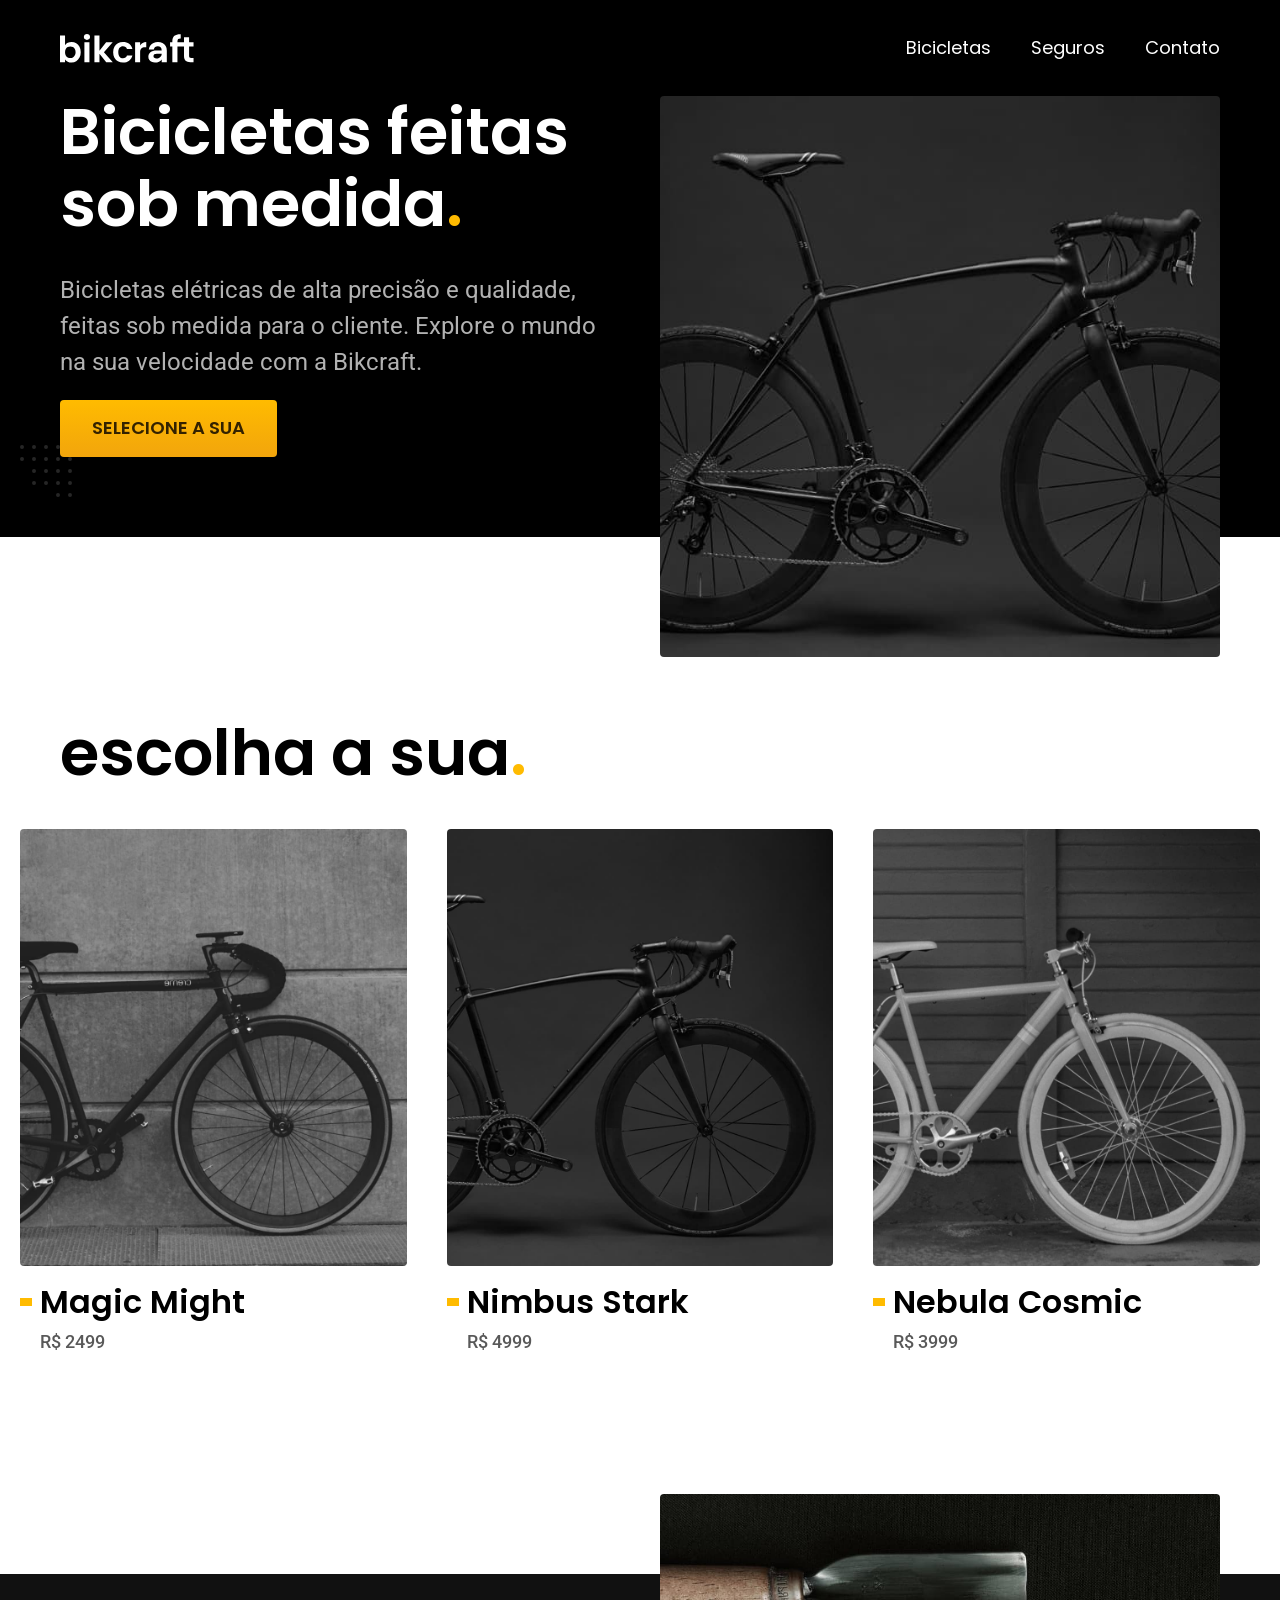
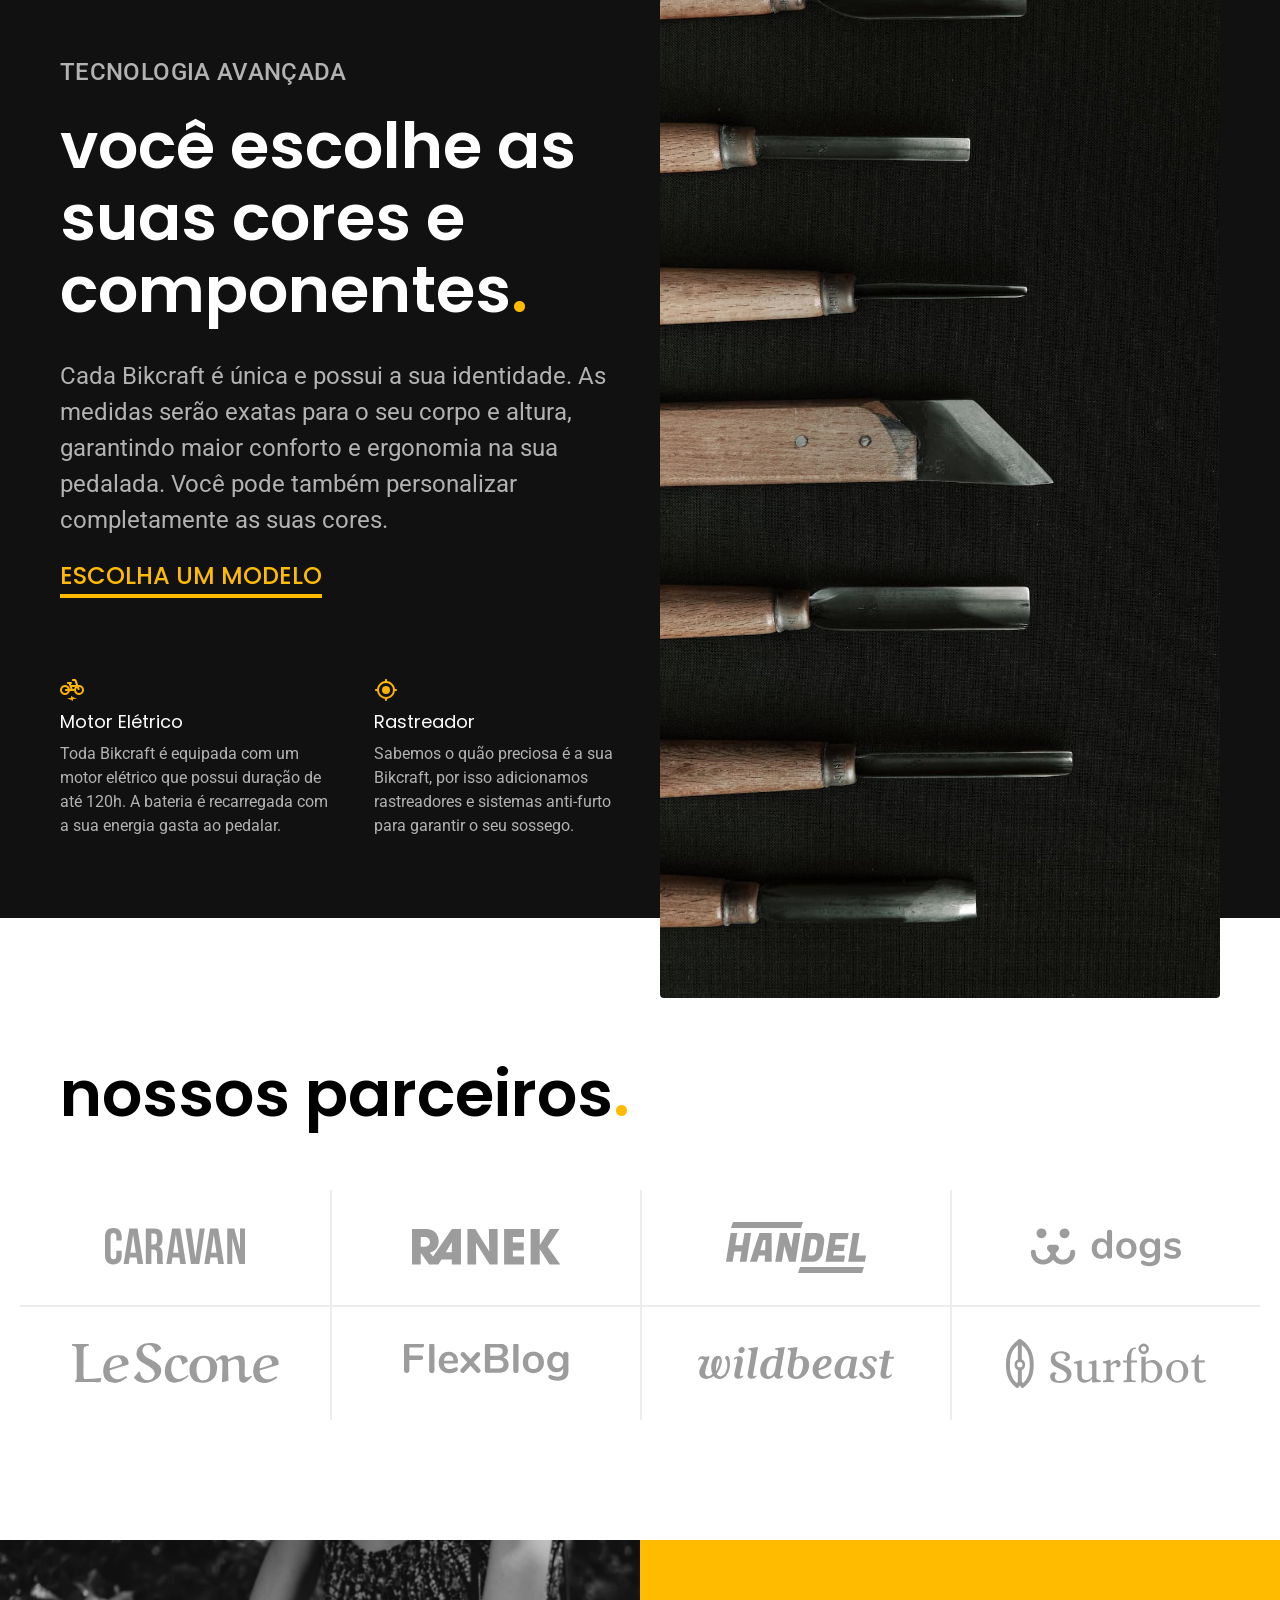
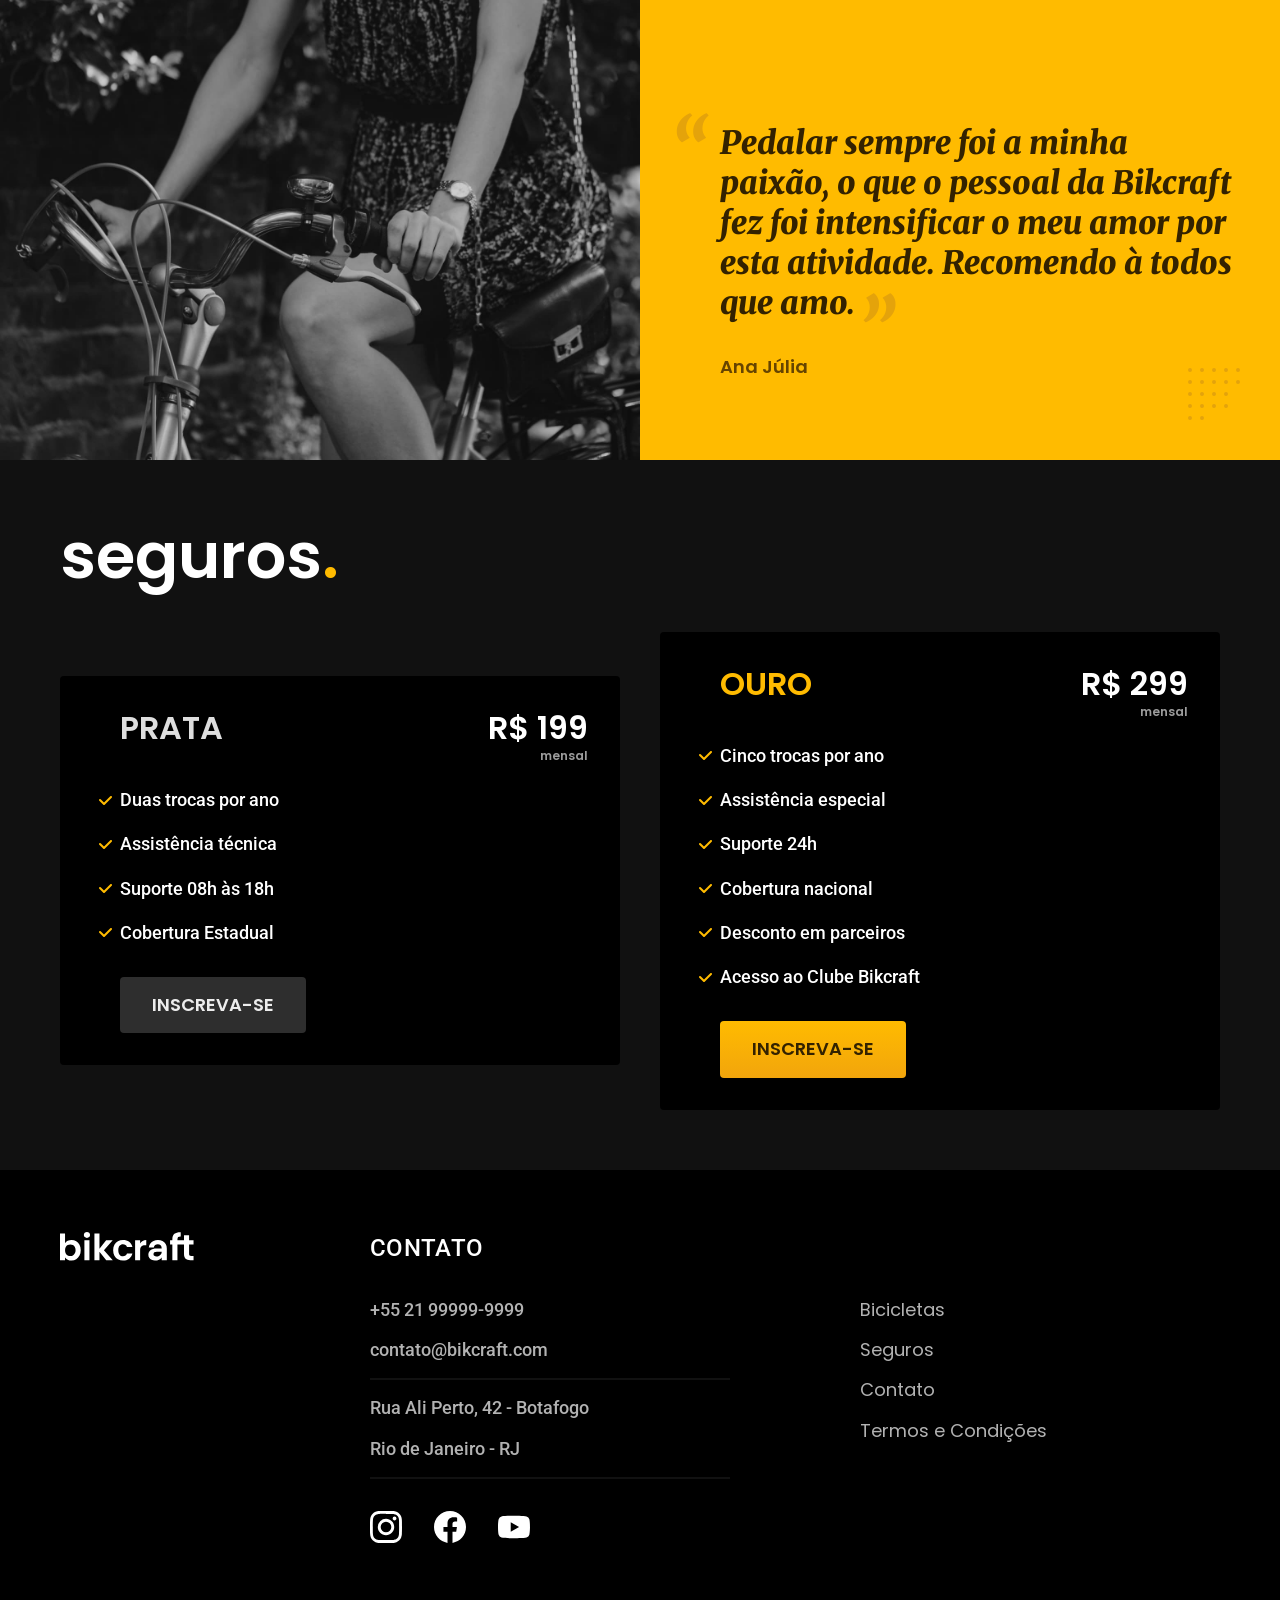
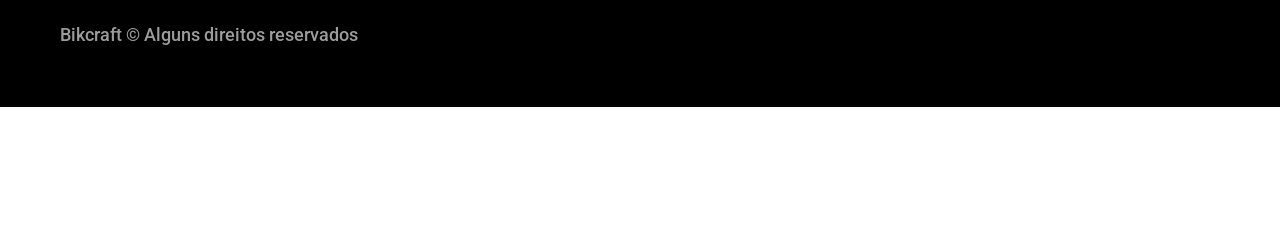
<file: index.html>
<!DOCTYPE html>
<html lang="en">

<head>
  <meta charset="UTF-8">
  <meta name="viewport" content="width=device-width, initial-scale=1.0">
  <meta name="description" content="Bicicletas elétricas de alta precisão e qualidade,  feitas sob medida para o cliente. Explore o mundo na sua velocidade com a Bikcraft.">
  <!-- Favicon -->
  <link rel="shortcut icon" href="./favicon.svg" type="image/svg+xml">
  <!-- Estilos -->
  <link rel="preload" href="./css/style.min.css" as="style">
  <link rel="stylesheet" href="./css/style.min.css">
  <!-- Fontes -->
  <link rel="preconnect" href="https://fonts.googleapis.com">
  <link rel="preconnect" href="https://fonts.gstatic.com" crossorigin>
  <link href="https://fonts.googleapis.com/css2?family=Merriweather:ital,opsz,wght@1,18..144,900&family=Poppins:wght@400;600&family=Roboto:wght@400;500&display=swap" rel="stylesheet">
  <title>Bikcraft - Bicicletas Elétricas</title>
  <script>
    document.documentElement.classList.add('js')
  </script>
</head>

<body id="">
  <header class="header-bg">
    <div class="header container">
      <a href="./">
        <img src="./img/bikcraft.svg" width="136" height="32" alt="Bikcraft">
      </a>
      <nav aria-label="primaria">
        <ul class="header-menu font-1-m cor-0">
          <li><a href="./bicicletas.html">Bicicletas</a></li>
          <li><a href="./seguros.html">Seguros</a></li>
          <li><a href="./contato.html">Contato</a></li>
        </ul>
      </nav>
    </div>
  </header>

  <main class="introducao-bg">
    <div class="introducao container">
      <div class="introducao-conteudo">
        <h1 class="font-1-xxl cor-0 fadeInDown" data-anime="200">Bicicletas feitas sob medida<span>.</span></h1>
        <p class="font-2-l cor-5 fadeInDown" data-anime="400">Bicicletas elétricas de alta precisão e qualidade, feitas sob medida para o cliente. Explore o mundo na sua
          velocidade com a Bikcraft.</p>
        <a class="botao fadeInDown" href="./bicicletas.html" data-anime="600">Selecione a sua</a>
      </div>
      <picture class="fadeInDown" data-anime="800">
        <source media="(max-width: 800px)" srcset="./img/bicicletas/nimbus.jpg">
        <img src="./img/fotos/introducao.jpg" width="1280" height="1600" alt="Bicicleta Elétrica Preta.">
      </picture>

    </div>
  </main>

  <article class="bicicletas-lista">
    <h2 class="font-1-xxl container">escolha a sua<span class="cor-p1">.</span></h2>

    <ul>
      <li>
        <a href="./bicicletas/magic.html">
          <img src="./img/bicicletas/magic-home.jpg" width="920" height="1040" alt="Bicicleta preta">
          <h3 class="font-1-xl">Magic Might</h3>
          <span class="font-2-m cor-8">R$ 2499</span>
        </a>
      </li>
      <li>
        <a href="./bicicletas/nimbus.html">
          <img src="./img/bicicletas/nimbus-home.jpg" width="920" height="1040" alt="Bicicleta preta">
          <h3 class="font-1-xl">Nimbus Stark</h3>
          <span class="font-2-m cor-8">R$ 4999</span>
        </a>
      </li>
      <li>
        <a href="./bicicletas/nebula.html">
          <img src="./img/bicicletas/nebula-home.jpg" width="920" height="1040" alt="Bicicleta preta">
          <h3 class="font-1-xl">Nebula Cosmic</h3>
          <span class="font-2-m cor-8">R$ 3999</span>
        </a>
      </li>
    </ul>

  </article>

  <article class="tecnologia-bg">
    <div class="tecnologia container">
      <div class="tecnologia-conteudo">
        <span class="font-2-l-b cor-5">Tecnologia Avançada</span>
        <h2 class="font-1-xxl cor-0">você escolhe as suas cores e componentes<span class="cor-p1">.</span></h2>
        <p class="font-2-l cor-5">Cada Bikcraft é única e possui a sua identidade. As medidas serão exatas para o seu corpo e altura, garantindo maior conforto e ergonomia na sua pedalada. Você pode também personalizar completamente as suas cores.</p>
        <a class="link" href="./bicicletas.html">Escolha um modelo</a>
        <div class="tecnologia-vantagens">
          <div>
            <img src="./img/icones/eletrica.svg" width="24" height="24" alt="">
            <h3 class="font-1-m cor-0">Motor Elétrico</h3>
            <p class="font-2-s cor-5">Toda Bikcraft é equipada com um motor elétrico que possui duração de até 120h. A bateria é recarregada com a sua energia gasta ao pedalar.</p>
          </div>
          <div>
            <img src="./img/icones/rastreador.svg" width="24" height="24" alt="">
            <h3 class="font-1-m cor-0">Rastreador</h3>
            <p class="font-2-s cor-5">Sabemos o quão preciosa é a sua Bikcraft, por isso adicionamos rastreadores e sistemas anti-furto para garantir o seu sossego.</p>
          </div>
        </div>
      </div>
      <div class="tecnologia-imagem">
        <img src="./img/fotos/tecnologia.jpg" width="1200" height="1920" alt="">
      </div>
    </div>
  </article>

  <section class="parceiros" aria-label="Nossos Parceiros">
    <h2 class="font-1-xxl container">nossos parceiros<span class="cor-p1">.</span></h2>

    <ul>
      <li><img src="./img/parceiros/caravan.svg" width="140" height="38" alt="caravan"></li>
      <li><img src="./img/parceiros/ranek.svg" width="149" height="36" alt="ranek"></li>
      <li><img src="./img/parceiros/handel.svg" width="140" height="50" alt="handel"></li>
      <li><img src="./img/parceiros/dogs.svg" width="152" height="39" alt="dogs"></li>
      <li><img src="./img/parceiros/lescone.svg" width="208" height="41" alt="lescone"></li>
      <li><img src="./img/parceiros/flexblog.svg" width="165" height="38" alt="flexblog"></li>
      <li><img src="./img/parceiros/wildbeast.svg" width="196" height="34" alt="wildbeast"></li>
      <li><img src="./img/parceiros/surfbot.svg" width="200" height="49" alt="surfbot"></li>
    </ul>
  </section>

  <section class="depoimento" aria-label="Depoimento">
    <div>
      <img src="./img/fotos/depoimento.jpg" width="1560" height="1360" alt="Pessoa pedalando em uma bicicleta Bikcraft">
    </div>
    <div class="depoimento-conteudo">
      <blockquote class="font-1-xl cor-p5">
        <p>
          Pedalar sempre foi a minha paixão, o que o pessoal da Bikcraft fez foi intensificar o meu amor por esta atividade. Recomendo à todos que amo.
        </p>
      </blockquote>
      <span class="font-1-m-b cor-p4">Ana Júlia</span>
    </div>
  </section>

  <article class="seguros-bg">
    <div class="seguros container">
      <h2 class="font-1-xxl cor-0">seguros<span class="cor-p1">.</span></h2>
      <div class="seguros-item">
        <h3 class="font-1-xl cor-3">PRATA</h3>
        <span class="font-1-xl cor-0">R$ 199 <span class="font-1-xs cor-6">mensal</span></span>
        <ul class="font-2-m cor-0">
          <li>Duas trocas por ano</li>
          <li>Assistência técnica</li>
          <li>Suporte 08h às 18h</li>
          <li>Cobertura Estadual</li>
        </ul>
        <a class="botao secundario" href="./orcamento.html?tipo=seguro&produto=prata">Inscreva-se</a>
      </div>
      <div class="seguros-item">
        <h3 class="font-1-xl cor-p1">OURO</h3>
        <span class="font-1-xl cor-0">R$ 299 <span class="font-1-xs cor-6">mensal</span></span>
        <ul class="font-2-m cor-0">
          <li>Cinco trocas por ano</li>
          <li>Assistência especial</li>
          <li>Suporte 24h</li>
          <li>Cobertura nacional</li>
          <li>Desconto em parceiros</li>
          <li>Acesso ao Clube Bikcraft</li>
        </ul>
        <a class="botao" href="./orcamento.html?tipo=seguro&produto=ouro">Inscreva-se</a>
      </div>
    </div>
  </article>

  <footer class="footer-bg">
    <div class="footer container">
      <img src="./img/bikcraft.svg" width="136" height="32" alt="Bikcraft">
      <div class="footer-contato">
        <h3 class="font-2-l-b cor-0">Contato</h3>
        <ul class="cor-5 font-2-m">
          <li><a href="tel:+5521999999999">+55 21 99999-9999</a></li>
          <li><a href="mailto:contato@bikcraft.com">contato@bikcraft.com</a></li>
          <li>Rua Ali Perto, 42 - Botafogo</li>
          <li>Rio de Janeiro - RJ</li>
        </ul>
        <div class="footer-redes">
          <a href="./">
            <img src="./img/redes/instagram.svg" width="32" height="32" alt="Instagram">
            <a href="./">
              <img src="./img/redes/facebook.svg" width="32" height="32" alt="Facebook">
            </a>
            <a href="./">
              <img src="./img/redes/youtube.svg" width="32" height="32" alt="Youtube">
            </a>
        </div>
      </div>
      <div class="footer-informacoes">
        <h3 class="font-2-l-b cor0">Informações</h3>
        <nav>
          <ul class="font-1-m cor-5">
            <li><a href="./bicicletas.html">Bicicletas</a></li>
            <li><a href="./seguros.html">Seguros</a></li>
            <li><a href="./contato.html">Contato</a></li>
            <li><a href="./termos.html">Termos e Condições</a></li>
          </ul>
        </nav>
      </div>
      <p class="footer-copy font-2-m cor-6">Bikcraft © Alguns direitos reservados</p>
    </div>
  </footer>

  <script src="./js/plugins/simple-anime.js"></script>
  <script src="./js/script.js"></script>
</body>

</html>
</file>
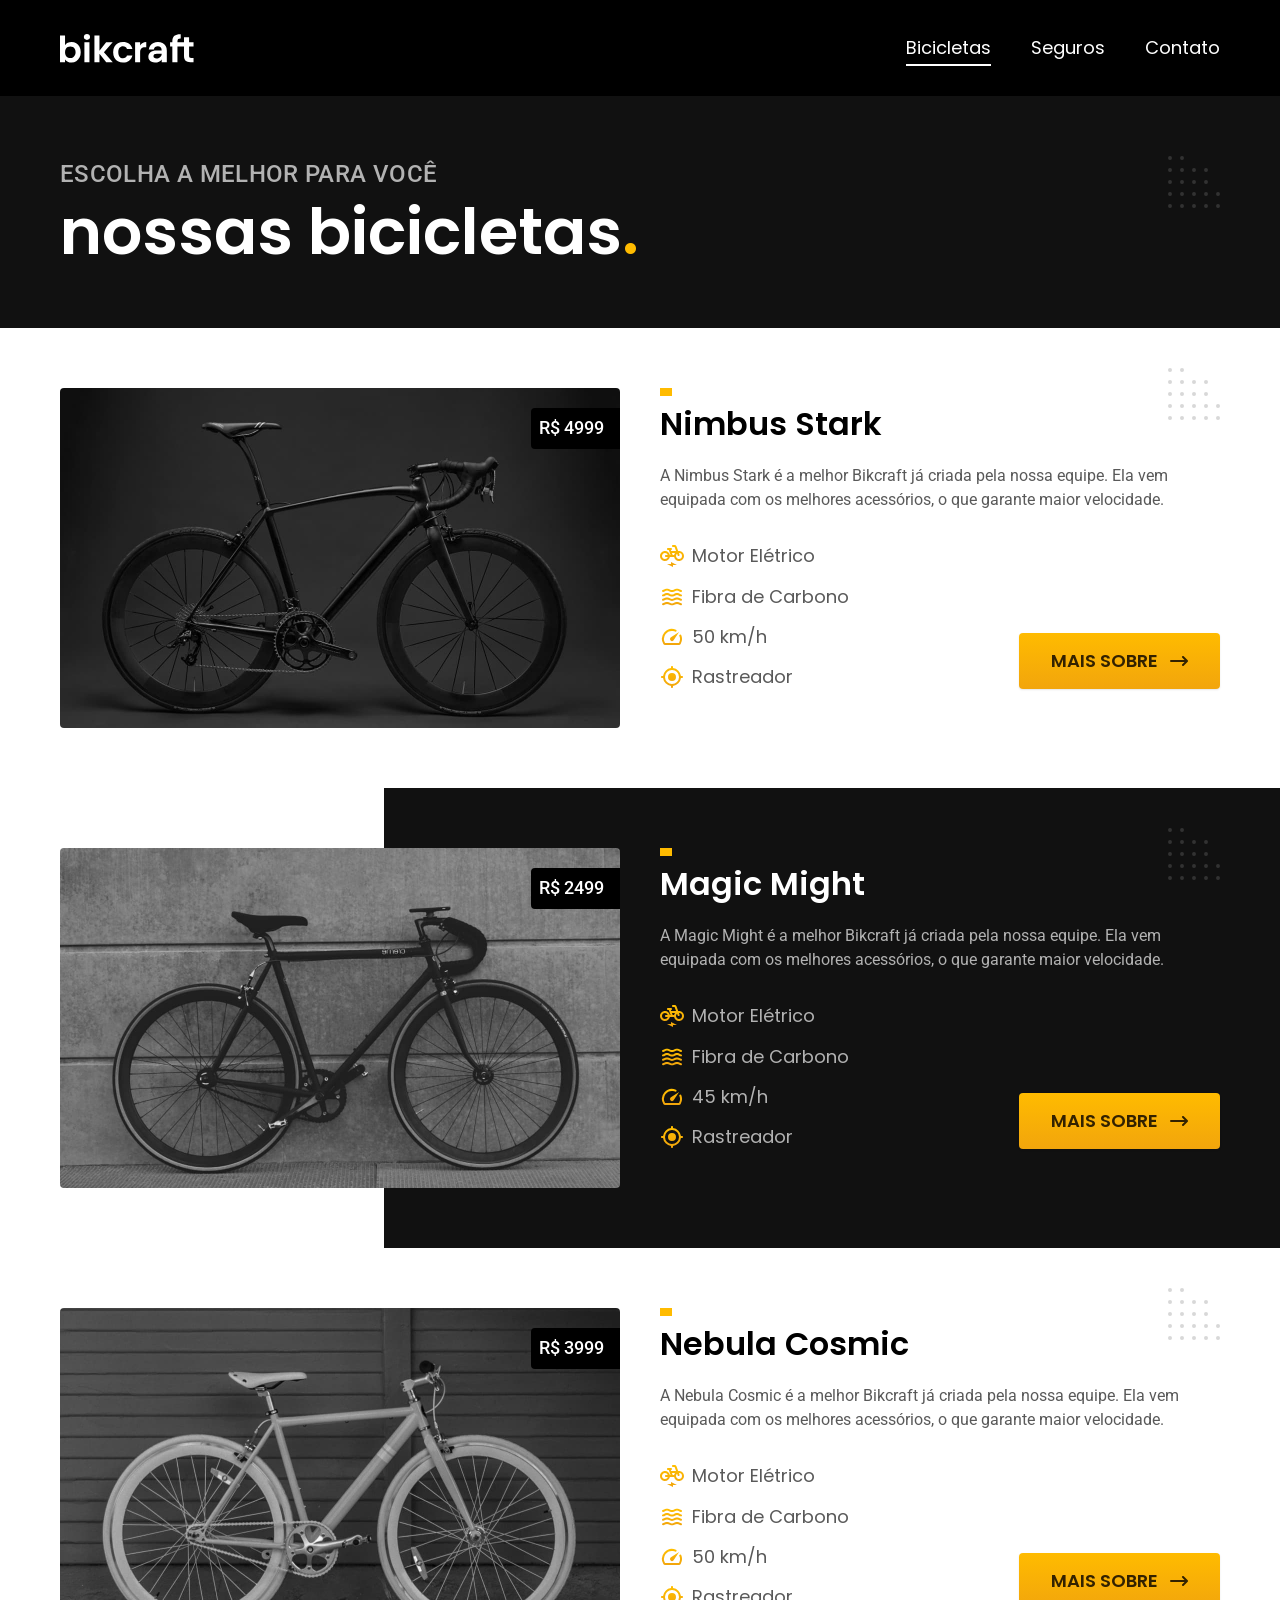
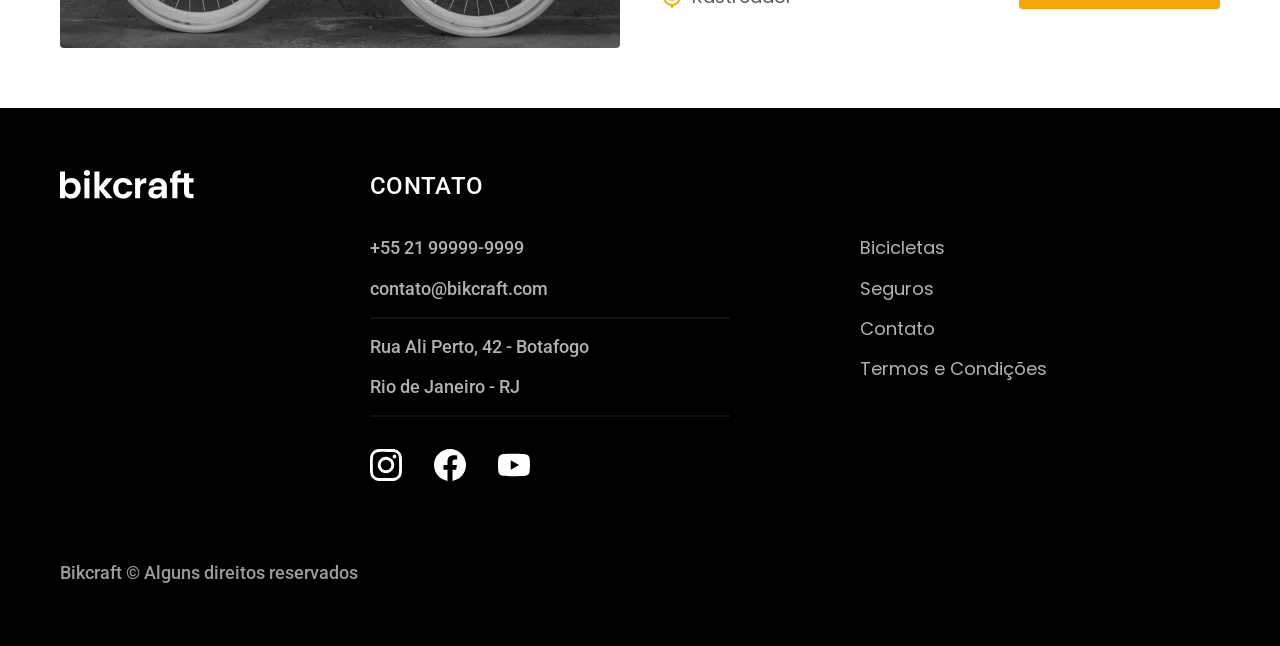
<file: bicicletas.html>
<!DOCTYPE html>
<html lang="en">

<head>
  <meta charset="UTF-8">
  <meta name="viewport" content="width=device-width, initial-scale=1.0">
  <meta name="description" content="Bicicletas elétricas de alta precisão e qualidade,  feitas sob medida para o cliente. Explore o mundo na sua velocidade com a Bikcraft.">
  <!-- Favicon -->
  <link rel="shortcut icon" href="./favicon.svg" type="image/svg+xml">
  <!-- Estilos -->
  <link rel="preload" href="./css/style.min.css" as="style">
  <link rel="stylesheet" href="./css/style.min.css">
  <!-- Fontes -->
  <link rel="preconnect" href="https://fonts.googleapis.com">
  <link rel="preconnect" href="https://fonts.gstatic.com" crossorigin>
  <link href="https://fonts.googleapis.com/css2?family=Merriweather:ital,opsz,wght@1,18..144,900&family=Poppins:wght@400;600&family=Roboto:wght@400;500&display=swap" rel="stylesheet">
  <title>Bicicletas | Bikcraft</title>
  <script>
    document.documentElement.classList.add('js')
  </script>
</head>

<body id="bicicletas">
  <header class="header-bg">
    <div class="header container">
      <a href="./">
        <img src="./img/bikcraft.svg" width="136" height="32" alt="Bikcraft">
      </a>
      <nav aria-label="primaria">
        <ul class="header-menu font-1-m cor-0">
          <li><a href="./bicicletas.html">Bicicletas</a></li>
          <li><a href="./seguros.html">Seguros</a></li>
          <li><a href="./contato.html">Contato</a></li>
        </ul>
      </nav>
    </div>
  </header>
  <main>
    <div class="titulo-bg">
      <div class="titulo container">
        <p class="font-2-l-b cor-5">Escolha a Melhor para você</p>
        <h1 class="font-1-xxl cor-0">nossas bicicletas<span class="cor-p1">.</span></h1>
      </div>
    </div>

    <div class="bicicletas container">
      <div class="bicicletas-imagem">
        <img src="./img/bicicletas/nimbus.jpg" width="1120" height="680" alt="Bicicleta Preta">
        <span class="font-2-m cor-0">R$ 4999</span>
      </div>
      <div class="bicicletas-conteudo">
        <h2 class="font-1-xl">Nimbus Stark</h2>
        <p class="font-2-s cor-8">A Nimbus Stark é a melhor Bikcraft já criada pela nossa equipe. Ela vem equipada com os melhores acessórios, o que garante maior velocidade.</p>
        <ul class="font-1-m cor-8">
          <li><img src="./img/icones/eletrica.svg" width="1120" height="680" alt="">
            Motor Elétrico
          </li>
          <li><img src="./img/icones/carbono.svg" width="1120" height="680" alt="">
            Fibra de Carbono
          </li>
          <li><img src="./img/icones/velocidade.svg" width="1120" height="680" alt="">
            50 km/h
          </li>
          <li><img src="./img/icones/rastreador.svg" width="1120" height="680" alt="">
            Rastreador
          </li>
        </ul>
        <a class="botao seta" href="./bicicletas/nimbus.html">Mais Sobre</a>
      </div>
    </div>


    <div class="bicicletas-bg">
      <div class="bicicletas container">
        <div class="bicicletas-imagem">
          <img src="./img/bicicletas/magic.jpg" width="1120" height="680" alt="Bicicleta Preta">
          <span class="font-2-m cor-0">R$ 2499</span>
        </div>
        <div class="bicicletas-conteudo">
          <h2 class="font-1-xl cor-0">Magic Might</h2>
          <p class="font-2-s cor-5">A Magic Might é a melhor Bikcraft já criada pela nossa equipe. Ela vem equipada com os melhores acessórios, o que garante maior velocidade.
          </p>
          <ul class="font-1-m cor-5">
            <li><img src="./img/icones/eletrica.svg" width="1120" height="680" alt="">
              Motor Elétrico
            </li>
            <li><img src="./img/icones/carbono.svg" width="1120" height="680" alt="">
              Fibra de Carbono
            </li>
            <li><img src="./img/icones/velocidade.svg" width="1120" height="680" alt="">
              45 km/h
            </li>
            <li><img src="./img/icones/rastreador.svg" width="1120" height="680" alt="">
              Rastreador
            </li>
          </ul>
          <a class="botao seta" href="./bicicletas/magic.html">Mais Sobre</a>
        </div>
      </div>
    </div>

    <div class="bicicletas container">
      <div class="bicicletas-imagem">
        <img src="./img/bicicletas/nebula.jpg" width="1120" height="680" alt="Bicicleta Preta">
        <span class="font-2-m cor-0">R$ 3999</span>
      </div>
      <div class="bicicletas-conteudo">
        <h2 class="font-1-xl">Nebula Cosmic</h2>
        <p class="font-2-s cor-8">A Nebula Cosmic é a melhor Bikcraft já criada pela nossa equipe. Ela vem equipada com os melhores acessórios, o que garante maior velocidade.</p>
        <ul class="font-1-m cor-8">
          <li><img src="./img/icones/eletrica.svg" width="32" height="32" alt="">
            Motor Elétrico
          </li>
          <li><img src="./img/icones/carbono.svg" width="32" height="32" alt="">
            Fibra de Carbono
          </li>
          <li><img src="./img/icones/velocidade.svg" width="32" height="32" alt="">
            50 km/h
          </li>
          <li><img src="./img/icones/rastreador.svg" width="32" height="32" alt="">
            Rastreador
          </li>
        </ul>
        <a class="botao seta" href="./bicicletas/nebula.html">Mais Sobre</a>
      </div>
    </div>


  </main>

  <footer class="footer-bg">
    <div class="footer container">
      <img src="./img/bikcraft.svg" width="136" height="32" alt="Bikcraft">
      <div class="footer-contato">
        <h3 class="font-2-l-b cor-0">Contato</h3>
        <ul class="cor-5 font-2-m">
          <li><a href="tel:+5521999999999">+55 21 99999-9999</a></li>
          <li><a href="mailto:contato@bikcraft.com">contato@bikcraft.com</a></li>
          <li>Rua Ali Perto, 42 - Botafogo</li>
          <li>Rio de Janeiro - RJ</li>
        </ul>
        <div class="footer-redes">
          <a href="./">
            <img src="./img/redes/instagram.svg" width="32" height="32" alt="Instagram">
            <a href="./">
              <img src="./img/redes/facebook.svg" width="32" height="32" alt="Facebook">
            </a>
            <a href="./">
              <img src="./img/redes/youtube.svg" width="32" height="32" alt="Youtube">
            </a>
        </div>
      </div>
      <div class="footer-informacoes">
        <h3 class="font-2-l-b cor0">Informações</h3>
        <nav>
          <ul class="font-1-m cor-5">
            <li><a href="./bicicletas.html">Bicicletas</a></li>
            <li><a href="./seguros.html">Seguros</a></li>
            <li><a href="./contato.html">Contato</a></li>
            <li><a href="./termos.html">Termos e Condições</a></li>
          </ul>
        </nav>
      </div>
      <p class="footer-copy font-2-m cor-6">Bikcraft © Alguns direitos reservados</p>
    </div>
  </footer>
  <script src="./js/script.js"></script>
</body>

</html>
</file>
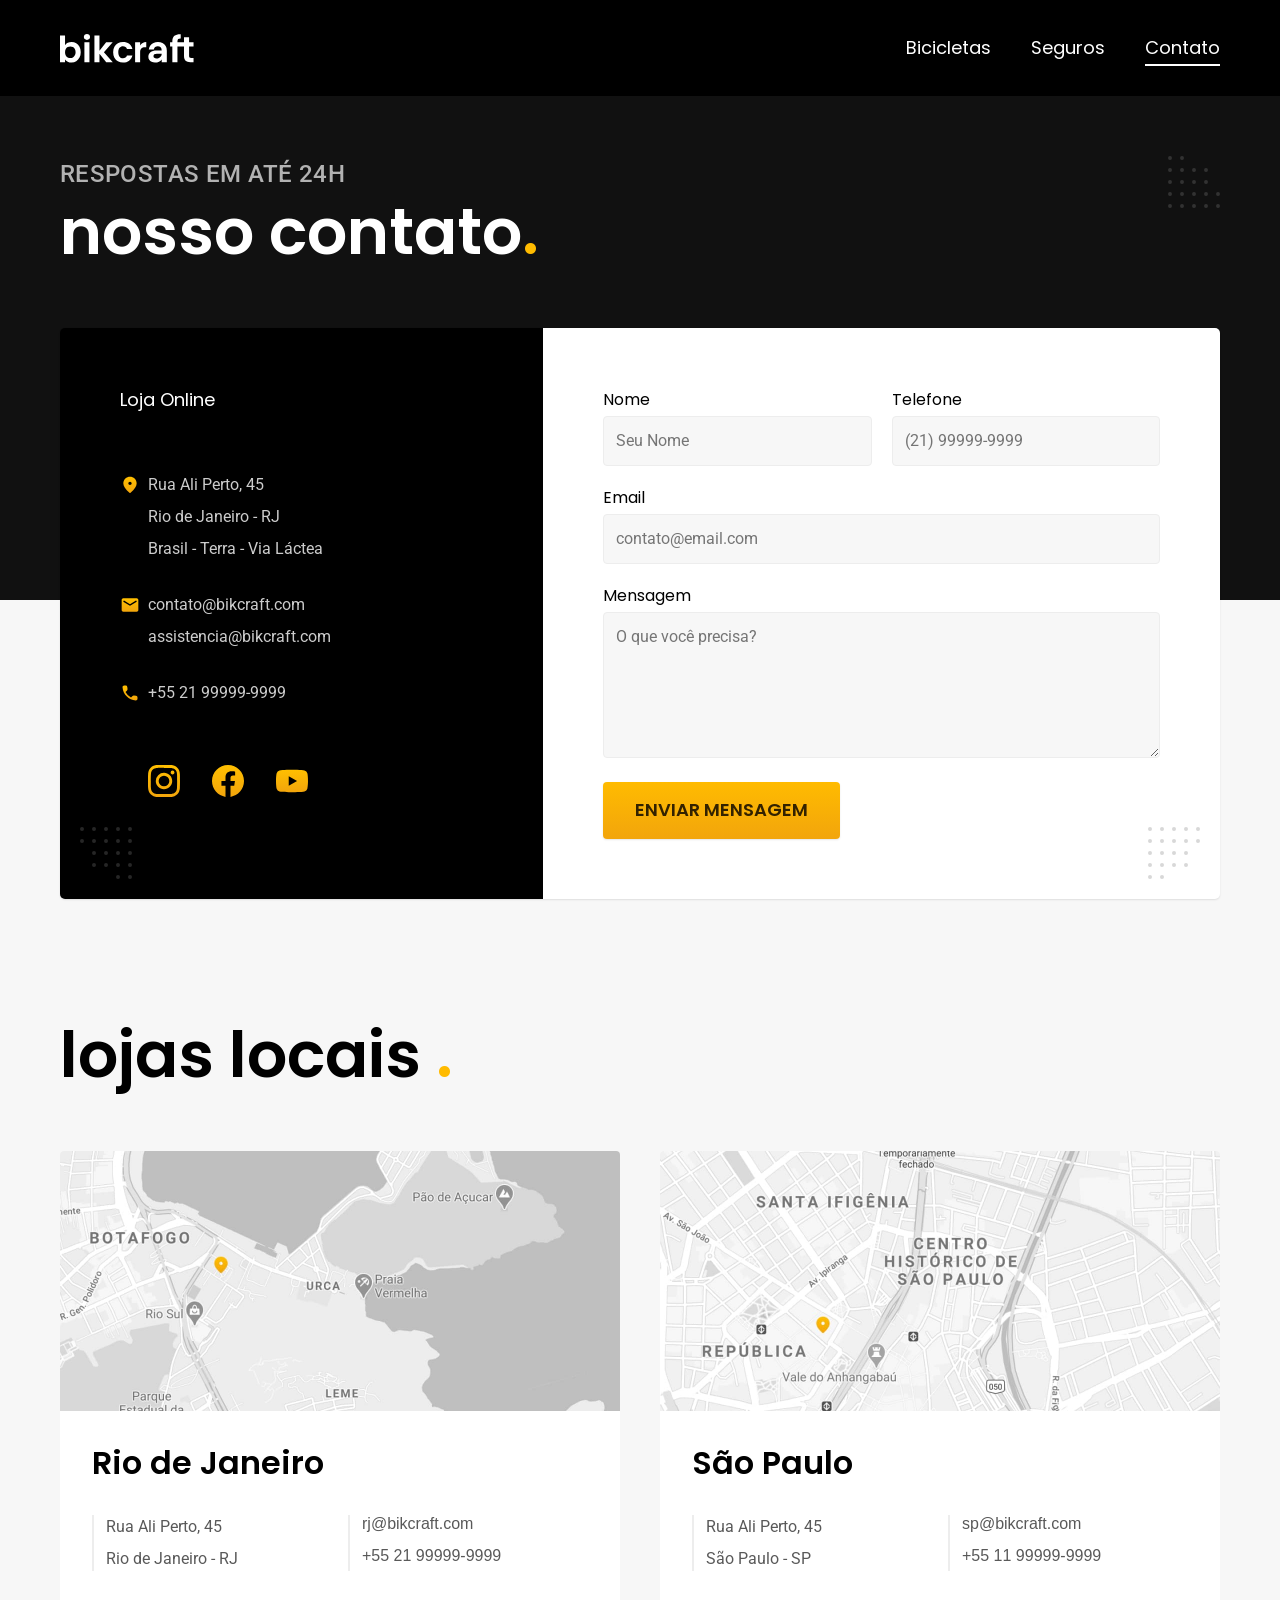
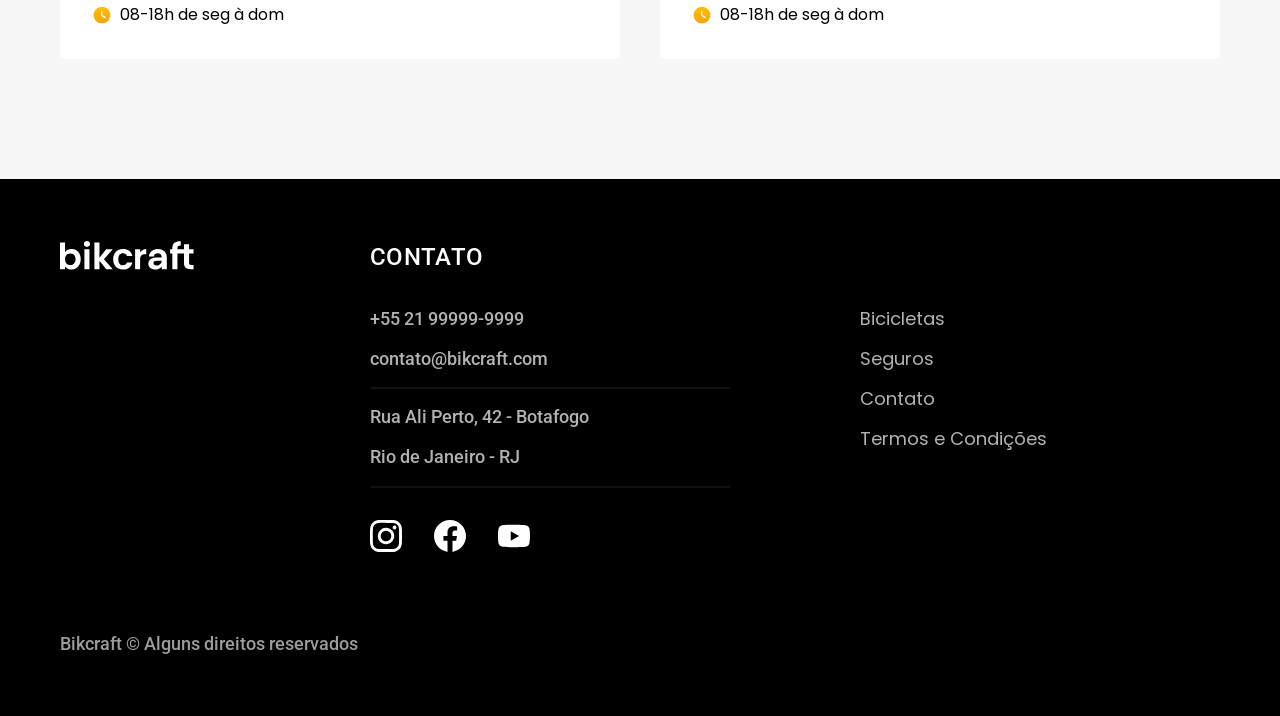
<file: contato.html>
<!DOCTYPE html>
<html lang="en">

<head>
  <meta charset="UTF-8">
  <meta name="viewport" content="width=device-width, initial-scale=1.0">
  <meta name="description" content="Termos e Condições.">
  <!-- Favicon -->
  <link rel="shortcut icon" href="./favicon.svg" type="image/svg+xml">
  <!-- Estilos -->
  <link rel="preload" href="./css/style.min.css" as="style">
  <link rel="stylesheet" href="./css/style.min.css">
  <!-- Fontes -->
  <link rel="preconnect" href="https://fonts.googleapis.com">
  <link rel="preconnect" href="https://fonts.gstatic.com" crossorigin>
  <link href="https://fonts.googleapis.com/css2?family=Merriweather:ital,opsz,wght@1,18..144,900&family=Poppins:wght@400;600&family=Roboto:wght@400;500&display=swap" rel="stylesheet">
  <title>Contato | Bikcraft</title>
  <script>
    document.documentElement.classList.add('js')
  </script>
</head>

<body id="contato">
  <header class="header-bg">
    <div class="header container">
      <a href="./">
        <img src="./img/bikcraft.svg" width="136" height="32" alt="Bikcraft">
      </a>
      <nav aria-label="primaria">
        <ul class="header-menu font-1-m cor-0">
          <li><a href="./bicicletas.html">Bicicletas</a></li>
          <li><a href="./seguros.html">Seguros</a></li>
          <li><a href="./contato.html">Contato</a></li>
        </ul>
      </nav>
    </div>
  </header>

  <main>
    <div class="titulo-bg">
      <div class="titulo container">
        <p class="font-2-l-b cor-5">Respostas em até 24h</p>
        <h1 class="font-1-xxl cor-0">nosso contato<span class="cor-p1">.</span></h1>
      </div>
    </div>

    <div class="contato container">
      <section aria-label="Endereço" class="contato-dados">
        <h2 class="font-1-m cor-0">Loja Online</h2>
        <div class="contato-endereco font-2-s cor-4">
          <p>Rua Ali Perto, 45</p>
          <p>Rio de Janeiro - RJ</p>
          <p>Brasil - Terra - Via Láctea</p>
        </div>
        <address class="contato-meios font-2-s cor-4">
          <a href="mailto:contato@bikcraft.com">contato@bikcraft.com</a>
          <a href="mailto:assistencia@bikcraft.com">assistencia@bikcraft.com</a>
          <a href="tel:+5521999999999">+55 21 99999-9999</a>
        </address>
        <div class="contato-redes">
          <a href="./">
            <img src="./img/redes/instagram-p.svg" width="32" height="32" alt="Instagram">
            <a href="./">
              <img src="./img/redes/facebook-p.svg" width="32" height="32" alt="Facebook">
            </a>
            <a href="./">
              <img src="./img/redes/youtube-p.svg" width="32" height="32" alt="Youtube">
            </a>
        </div>
      </section>
      <section aria-label="Formulario" class="contato-formulario">
        <form class="form" action="./contato.html">
          <div>
            <label for="nome">Nome</label>
            <input type="text" id="nome" name="nome" placeholder="Seu Nome">
          </div>
          <div>
            <label for="telefone">Telefone</label>
            <input type="text" id="telefone" name="telefone" placeholder="(21) 99999-9999">
          </div>
          <div class="col-2">
            <label for="email">Email</label>
            <input type="email" id="email" name="email" placeholder="contato@email.com">
          </div>
          <div class="col-2">
            <label for="mensagem">Mensagem</label>
            <textarea rows="5" id="mensagem" name="mensagem" placeholder="O que você precisa?"></textarea>
          </div>
          <button class="botao col-2">Enviar Mensagem</button>
        </form>
      </section>
    </div>
  </main>

  <article class="lojas container">
    <h2 class="font-1-xxl">lojas locais <span class="cor-p1">.</span></h2>
    <div class="lojas-item">
      <img src="./img/lojas/rj.jpg" width="1120" height="520" alt="mapa marcando o endereço em Rua Ali Perto, 45, Rio de Janeiro - RJ">
      <div class="lojas-conteudo">
        <h3 class="font-1-xl">Rio de Janeiro</h3>
        <div class="lojas-dados font-2-s cor-8      ">
          <p>Rua Ali Perto, 45</p>
          <p>Rio de Janeiro - RJ</p>
        </div>
        <div class="lojas-dados font-2-s. cor-8">
          <a href="mailto:rj@bikcraft.com">rj@bikcraft.com</a>
          <a href="tel:+5521999999999">+55 21 99999-9999</a>
        </div>
        <p class="lojas-tempo font-1-s"><img src="./img/icones/horario.svg" width="20" height="20" alt="">08-18h de seg à dom</p>
      </div>
    </div>
    <div class="lojas-item">
      <img src="./img/lojas/sp.jpg" width="1120" height="520" alt="mapa marcando o endereço em Rua Ali Perto, 45, São Paulo - SP">
      <div class="lojas-conteudo">
        <h3 class="font-1-xl">São Paulo</h3>
        <div class="lojas-dados font-2-s cor-8      ">
          <p>Rua Ali Perto, 45</p>
          <p>São Paulo - SP</p>
        </div>
        <div class="lojas-dados font-2-s. cor-8">
          <a href="mailto:sp@bikcraft.com">sp@bikcraft.com</a>
          <a href="tel:+5511999999999">+55 11 99999-9999</a>
        </div>
        <p class="lojas-tempo font-1-s"><img src="./img/icones/horario.svg" width="20" height="20" alt="">08-18h de seg à dom</p>
      </div>
    </div>
  </article>

  <footer class="footer-bg">
    <div class="footer container">
      <img src="./img/bikcraft.svg" width="136" height="32" alt="Bikcraft">
      <div class="footer-contato">
        <h3 class="font-2-l-b cor-0">Contato</h3>
        <ul class="cor-5 font-2-m">
          <li><a href="tel:+5521999999999">+55 21 99999-9999</a></li>
          <li><a href="mailto:contato@bikcraft.com">contato@bikcraft.com</a></li>
          <li>Rua Ali Perto, 42 - Botafogo</li>
          <li>Rio de Janeiro - RJ</li>
        </ul>
        <div class="footer-redes">
          <a href="./">
            <img src="./img/redes/instagram.svg" width="32" height="32" alt="Instagram">
            <a href="./">
              <img src="./img/redes/facebook.svg" width="32" height="32" alt="Facebook">
            </a>
            <a href="./">
              <img src="./img/redes/youtube.svg" width="32" height="32" alt="Youtube">
            </a>
        </div>
      </div>
      <div class="footer-informacoes">
        <h3 class="font-2-l-b cor0">Informações</h3>
        <nav>
          <ul class="font-1-m cor-5">
            <li><a href="./bicicletas.html">Bicicletas</a></li>
            <li><a href="./seguros.html">Seguros</a></li>
            <li><a href="./contato.html">Contato</a></li>
            <li><a href="./termos.html">Termos e Condições</a></li>
          </ul>
        </nav>
      </div>
      <p class="footer-copy font-2-m cor-6">Bikcraft © Alguns direitos reservados</p>
    </div>
  </footer>
  <script src="./js/script.js"></script>
</body>

</html>
</file>
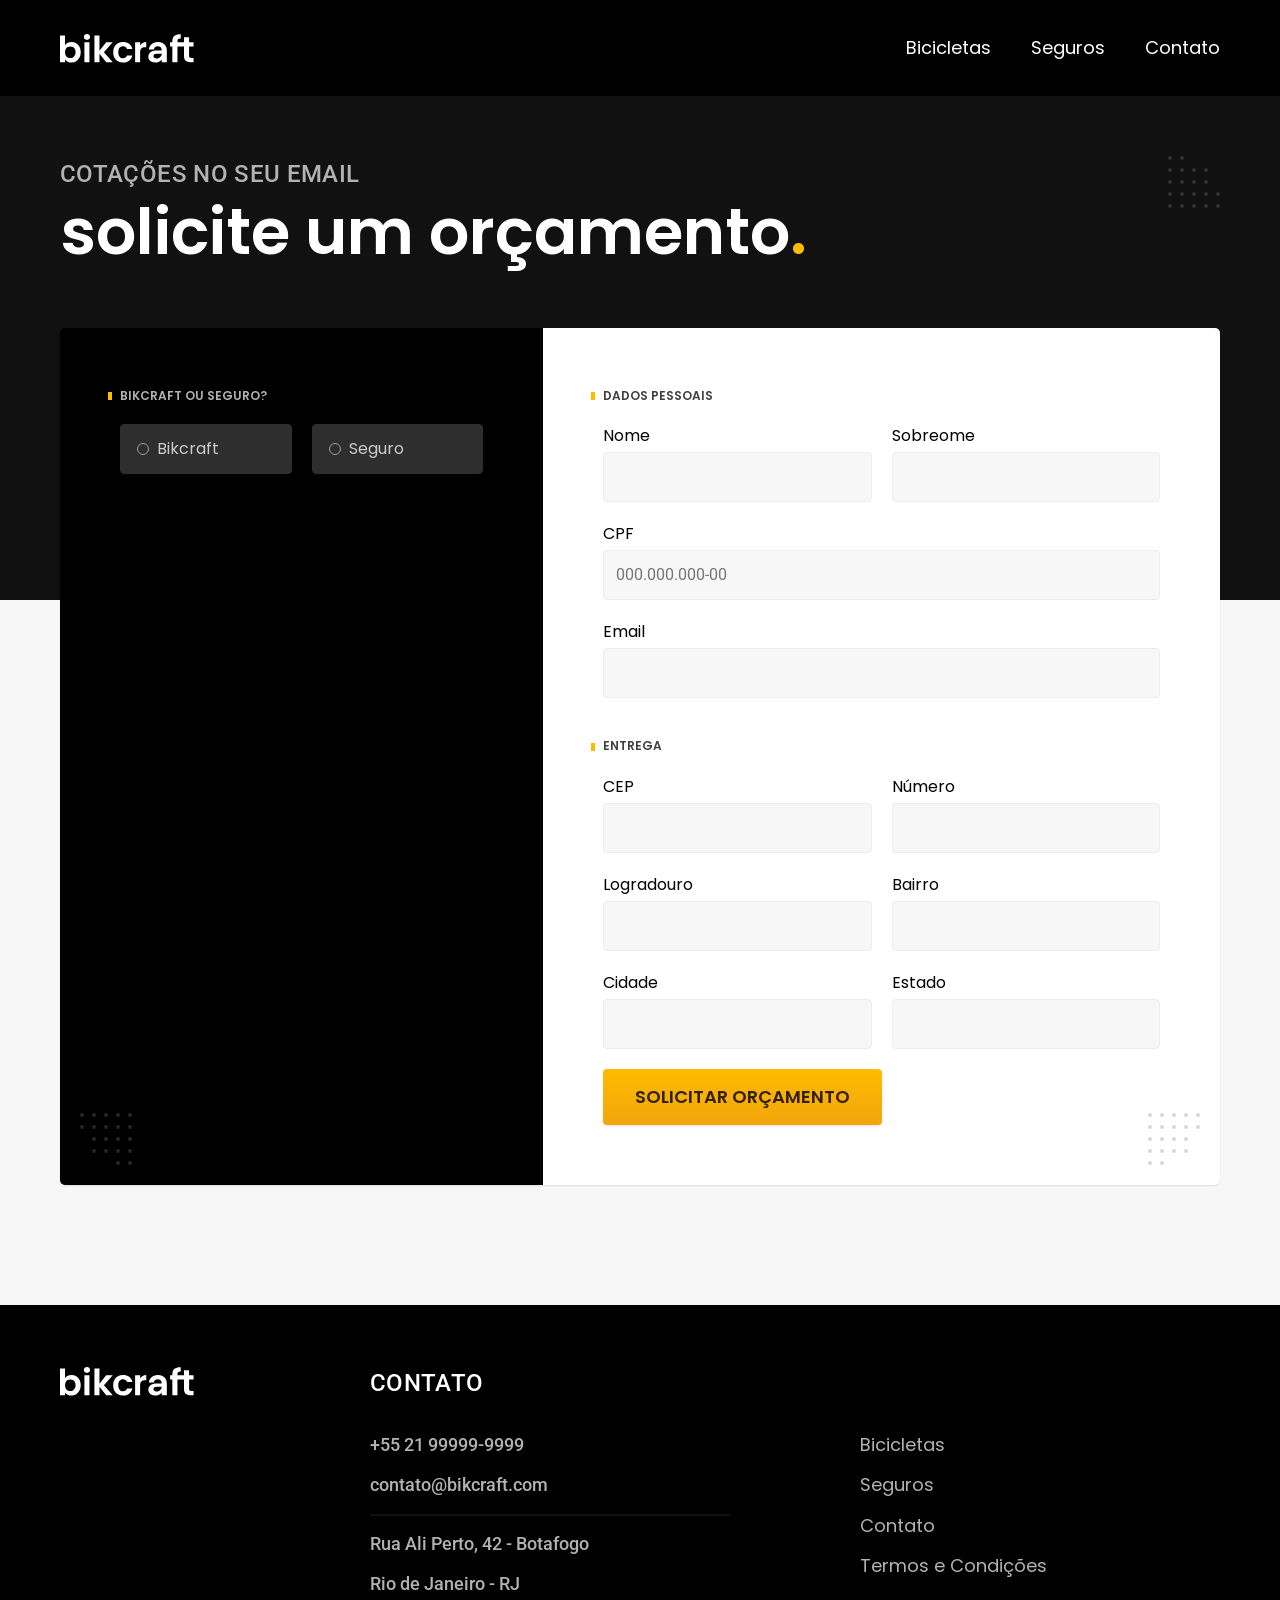
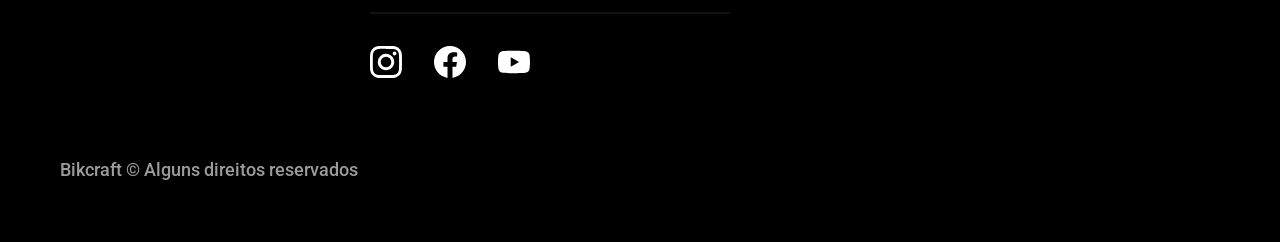
<file: orcamento.html>
<!DOCTYPE html>
<html lang="en">

<head>
  <meta charset="UTF-8">
  <meta name="viewport" content="width=device-width, initial-scale=1.0">
  <meta name="description" content="Termos e Condições.">
  <!-- Favicon -->
  <link rel="shortcut icon" href="./favicon.svg" type="image/svg+xml">
  <!-- Estilos -->
  <link rel="preload" href="./css/style.min.css" as="style">
  <link rel="stylesheet" href="./css/style.min.css">
  <!-- Fontes -->
  <link rel="preconnect" href="https://fonts.googleapis.com">
  <link rel="preconnect" href="https://fonts.gstatic.com" crossorigin>
  <link href="https://fonts.googleapis.com/css2?family=Merriweather:ital,opsz,wght@1,18..144,900&family=Poppins:wght@400;600&family=Roboto:wght@400;500&display=swap" rel="stylesheet">
  <title>Orçamento | Bikcraft</title>
  <script>
    document.documentElement.classList.add('js')
  </script>
</head>

<body id="orcamento">
  <header class="header-bg">
    <div class="header container">
      <a href="./">
        <img src="./img/bikcraft.svg" width="136" height="32" alt="Bikcraft">
      </a>
      <nav aria-label="primaria">
        <ul class="header-menu font-1-m cor-0">
          <li><a href="./bicicletas.html">Bicicletas</a></li>
          <li><a href="./seguros.html">Seguros</a></li>
          <li><a href="./contato.html">Contato</a></li>
        </ul>
      </nav>
    </div>
  </header>

  <main>
    <div class="titulo-bg">
      <div class="titulo container">
        <p class="font-2-l-b cor-5">Cotações no seu email</p>
        <h1 class="font-1-xxl cor-0">solicite um orçamento<span class="cor-p1">.</span></h1>
      </div>
    </div>

    <form class="orcamento container" action="./">
      <div class="orcamento-produto">
        <h2 class="font-1-xs cor-5">Bikcraft ou Seguro?</h2>

        <input type="radio" name="tipo" value="bikcraft" id="bikcraft">
        <label for="bikcraft">Bikcraft</label>

        <input type="radio" name="tipo" value="seguro" id="seguro">
        <label for="seguro">Seguro</label>

        <div class="orcamento-conteudo" id="orcamento-bikcraft">
          <h2 class="font-1-xs cor-5">Escolha a sua</h2>

          <input type="radio" name="produto" value="nimbus" id="nimbus">
          <label for="nimbus">Nimbus Stark <span>R$ 4999</span></label>
          <div class="orcamento-detalhes">
            <ul class="font-1-xs cor-8">
              <li><img src="./img/icones/eletrica.svg" width="32" height="32" alt="">Motor Elétrico</li>
              <li><img src="./img/icones/carbono.svg" width="32" height="32" alt="">Fibra de Carbono</li>
              <li><img src="./img/icones/velocidade.svg" width="32" height="32" alt="">50 km/h</li>
              <li><img src="./img/icones/rastreador.svg" width="32" height="32" alt="">rastreador</li>
            </ul>
            <img src="./img/bicicletas/nimbus.jpg" width="1120" height="680" alt="Bicicleta Preta">
          </div>

          <input type="radio" name="produto" value="magic" id="magic">
          <label for="magic">Magic Might <span>R$ 2499</span></label>
          <div class="orcamento-detalhes">
            <ul class="font-1-xs cor-8">
              <li><img src="./img/icones/eletrica.svg" width="32" height="32" alt="">Motor Elétrico</li>
              <li><img src="./img/icones/carbono.svg" width="32" height="32" alt="">Fibra de Carbono</li>
              <li><img src="./img/icones/velocidade.svg" width="32" height="32" alt="">45 km/h</li>
              <li><img src="./img/icones/rastreador.svg" width="32" height="32" alt="">rastreador</li>
            </ul>
            <img src="./img/bicicletas/magic.jpg" width="1120" height="680" alt="Bicicleta Preta">
          </div>

          <input type="radio" name="produto" value="nebula" id="nebula">
          <label for="nebula">Nebula Cosmic <span>R$ 3999</span></label>
          <div class="orcamento-detalhes">
            <ul class="font-1-xs cor-8">
              <li><img src="./img/icones/eletrica.svg" width="32" height="32" alt="">Motor Elétrico</li>
              <li><img src="./img/icones/carbono.svg" width="32" height="32" alt="">Fibra de Carbono</li>
              <li><img src="./img/icones/velocidade.svg" width="32" height="32" alt="">40 km/h</li>
              <li><img src="./img/icones/rastreador.svg" width="32" height="32" alt="">rastreador</li>
            </ul>
            <img src="./img/bicicletas/nebula.jpg" width="1120" height="680" alt="Bicicleta Branca">
          </div>
        </div>

        <div class="orcamento-conteudo" id="orcamento-seguro">
          <h2 class="font-1-xs cor-5">Escolha o plano</h2>
          <input type="radio" name="produto" value="prata" id="prata">
          <label for="prata">Prata <span>R$ 199</span></label>

          <input type="radio" name="produto" value="ouro" id="ouro">
          <label for="ouro">Ouro <span>R$ 299</span></label>


        </div>

      </div>

      <div class="orcamento-dados form">
        <h2 class="font-1-xs cor-9 col-2">Dados Pessoais</h2>
        <div>
          <label for="nome">Nome</label>
          <input type="text" id="nome" name="nome">
        </div>
        <div>
          <label for="sobrenome">Sobreome</label>
          <input type="text" id="sobrenome" name="sobrenome">
        </div>
        <div class="col-2">
          <label for="cpf">CPF</label>
          <input type="text" id="cpf" name="cpf" placeholder="000.000.000-00">
        </div>
        <div class="col-2">
          <label for="email">Email</label>
          <input type="email" id="email" name="email">
        </div>
        <h2 class="font-1-xs cor-9 col-2">Entrega</h2>
        <div>
          <label for="cep">CEP</label>
          <input type="text" id="cep" name="cep">
        </div>
        <div>
          <label for="numero">Número</label>
          <input type="text" id="numero" name="numero">
        </div>
        <div>
          <label for="logradouro">Logradouro</label>
          <input type="text" id="logradouro" name="logradouro">
        </div>
        <div>
          <label for="bairro">Bairro</label>
          <input type="text" id="bairro" name="bairro">
        </div>
        <div>
          <label for="cidade">Cidade</label>
          <input type="text" id="cidade" name="cidade">
        </div>
        <div>
          <label for="estado">Estado</label>
          <input type="text" id="estado" name="estado">
        </div>
        <button class="botao col-2">Solicitar Orçamento</button>
      </div>
    </form>

  </main>

  <footer class="footer-bg">
    <div class="footer container">
      <img src="./img/bikcraft.svg" width="136" height="32" alt="Bikcraft">
      <div class="footer-contato">
        <h3 class="font-2-l-b cor-0">Contato</h3>
        <ul class="cor-5 font-2-m">
          <li><a href="tel:+5521999999999">+55 21 99999-9999</a></li>
          <li><a href="mailto:contato@bikcraft.com">contato@bikcraft.com</a></li>
          <li>Rua Ali Perto, 42 - Botafogo</li>
          <li>Rio de Janeiro - RJ</li>
        </ul>
        <div class="footer-redes">
          <a href="./">
            <img src="./img/redes/instagram.svg" width="32" height="32" alt="Instagram">
            <a href="./">
              <img src="./img/redes/facebook.svg" width="32" height="32" alt="Facebook">
            </a>
            <a href="./">
              <img src="./img/redes/youtube.svg" width="32" height="32" alt="Youtube">
            </a>
        </div>
      </div>
      <div class="footer-informacoes">
        <h3 class="font-2-l-b cor0">Informações</h3>
        <nav>
          <ul class="font-1-m cor-5">
            <li><a href="./bicicletas.html">Bicicletas</a></li>
            <li><a href="./seguros.html">Seguros</a></li>
            <li><a href="./contato.html">Contato</a></li>
            <li><a href="./termos.html">Termos e Condições</a></li>
          </ul>
        </nav>
      </div>
      <p class="footer-copy font-2-m cor-6">Bikcraft © Alguns direitos reservados</p>
    </div>
  </footer>
  <script src="./js/script.js"></script>
</body>

</html>
</file>
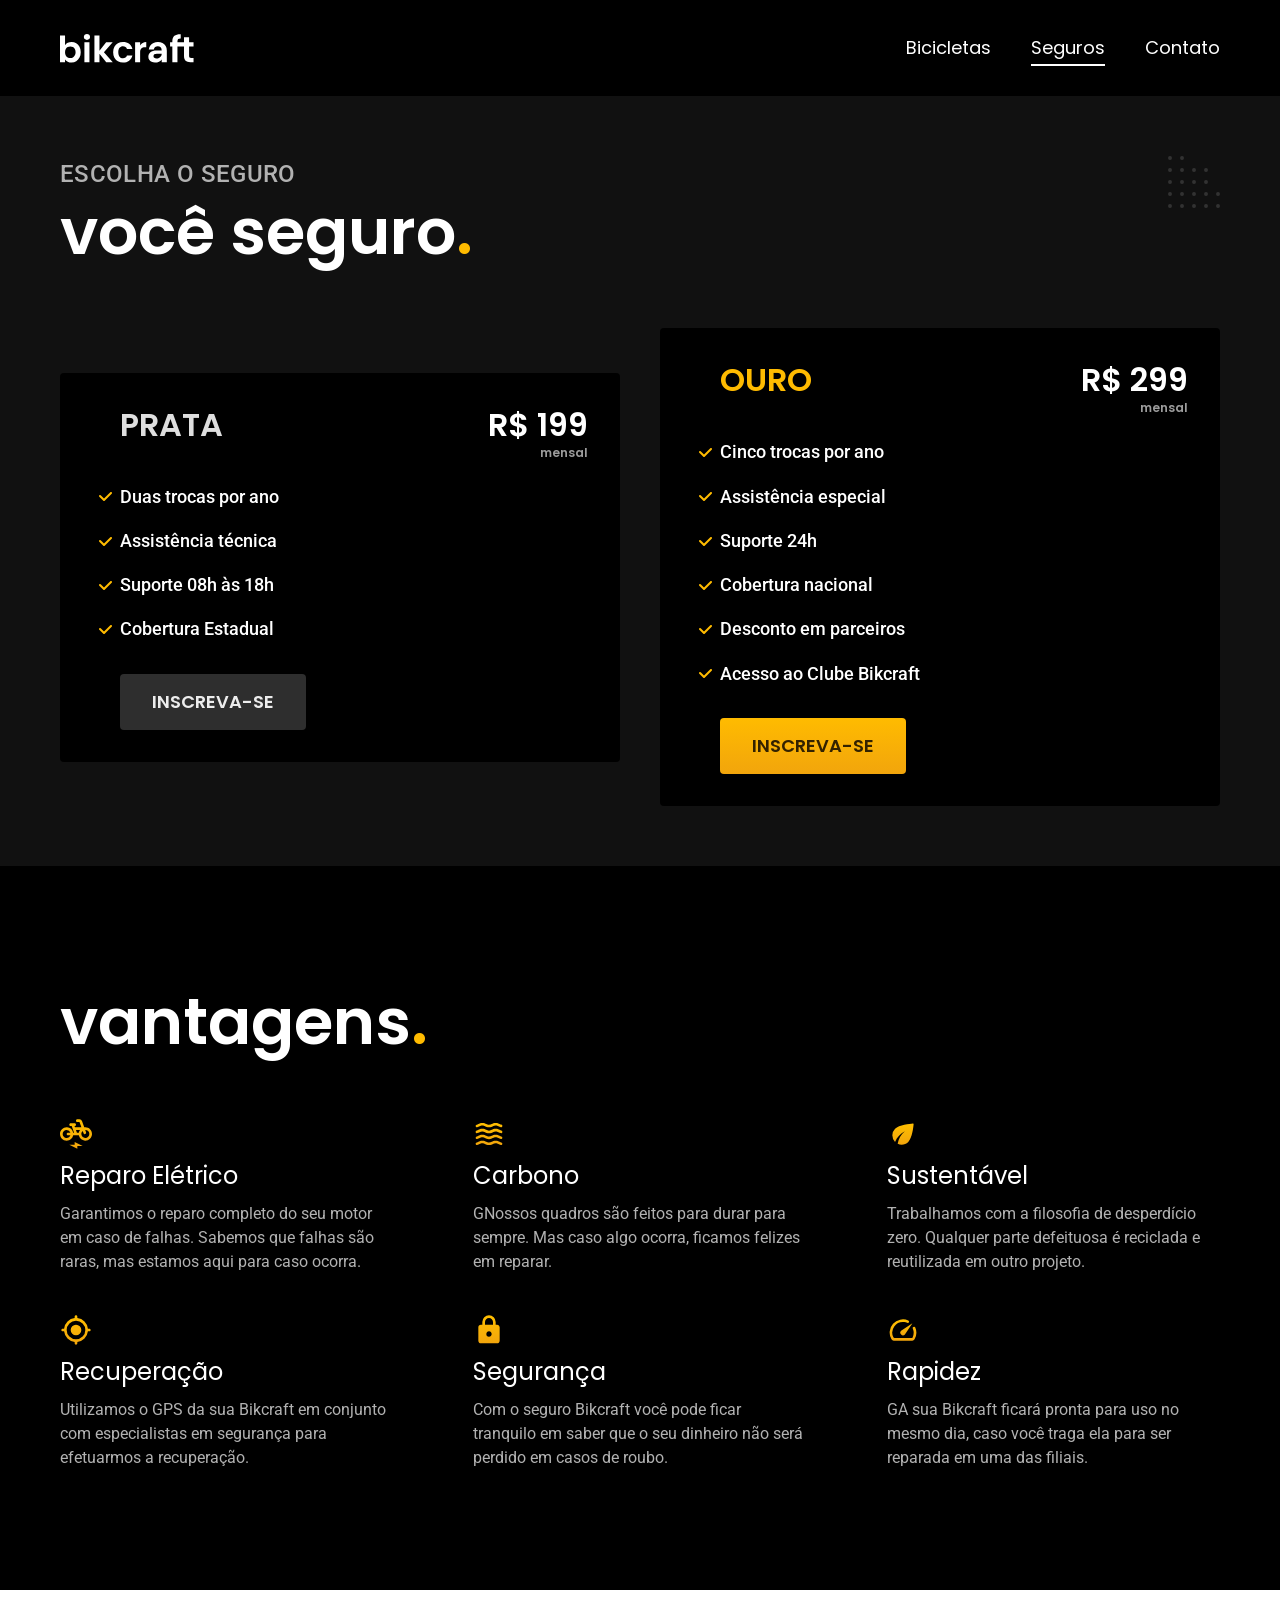
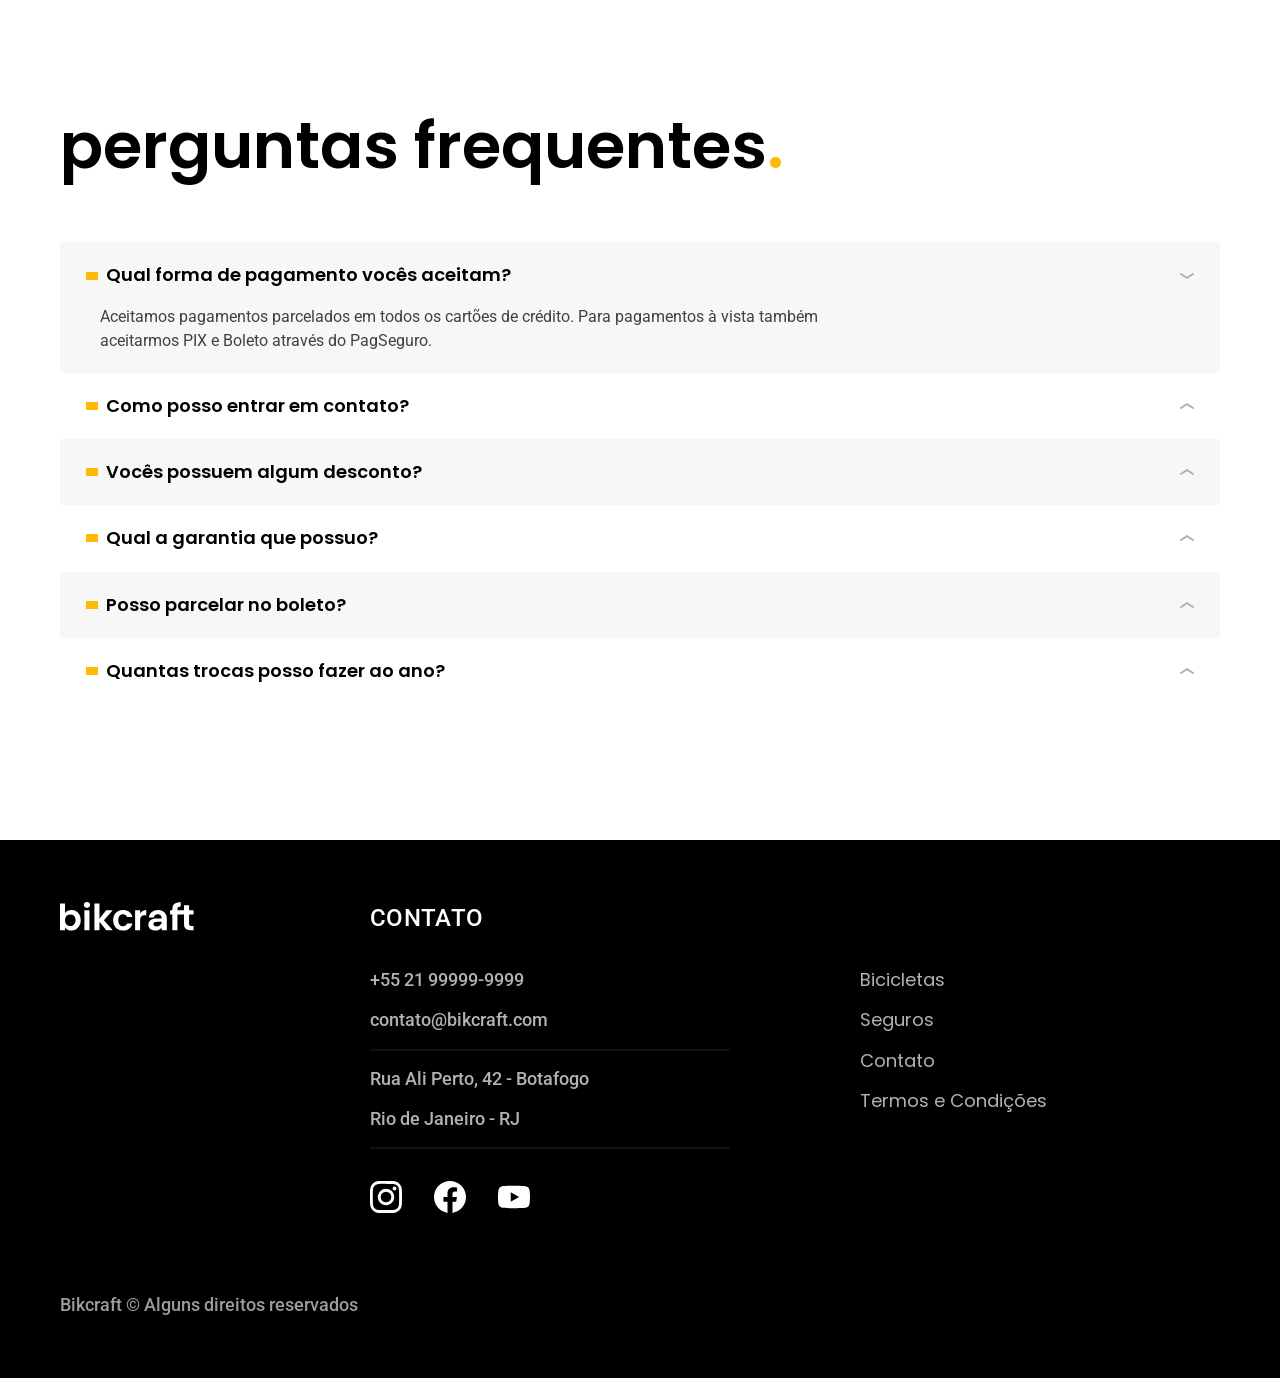
<file: seguros.html>
<!DOCTYPE html>
<html lang="en">

<head>
  <meta charset="UTF-8">
  <meta name="viewport" content="width=device-width, initial-scale=1.0">
  <meta name="description" content="Termos e Condições.">
  <!-- Favicon -->
  <link rel="shortcut icon" href="./favicon.svg" type="image/svg+xml">
  <!-- Estilos -->
  <link rel="preload" href="./css/style.min.css" as="style">
  <link rel="stylesheet" href="./css/style.min.css">
  <!-- Fontes -->
  <link rel="preconnect" href="https://fonts.googleapis.com">
  <link rel="preconnect" href="https://fonts.gstatic.com" crossorigin>
  <link href="https://fonts.googleapis.com/css2?family=Merriweather:ital,opsz,wght@1,18..144,900&family=Poppins:wght@400;600&family=Roboto:wght@400;500&display=swap" rel="stylesheet">
  <title>Seguros | Bikcraft</title>
  <script>
    document.documentElement.classList.add('js')
  </script>
</head>

<body id="seguros">
  <header class="header-bg">
    <div class="header container">
      <a href="./">
        <img src="./img/bikcraft.svg" width="136" height="32" alt="Bikcraft">
      </a>
      <nav aria-label="primaria">
        <ul class="header-menu font-1-m cor-0">
          <li><a href="./bicicletas.html">Bicicletas</a></li>
          <li><a href="./seguros.html">Seguros</a></li>
          <li><a href="./contato.html">Contato</a></li>
        </ul>
      </nav>
    </div>
  </header>

  <main class="seguros-bg">
    <div class="titulo-bg">
      <div class="titulo container">
        <p class="font-2-l-b cor-5">Escolha o Seguro</p>
        <h1 class="font-1-xxl cor-0">você seguro<span class="cor-p1">.</span></h1>
      </div>
    </div>

    <div class="seguros container">
      <div class="seguros-item fadeInLeft" data-anime="200">
        <h3 class="font-1-xl cor-3">PRATA</h3>
        <span class="font-1-xl cor-0">R$ 199 <span class="font-1-xs cor-6">mensal</span></span>
        <ul class="font-2-m cor-0">
          <li>Duas trocas por ano</li>
          <li>Assistência técnica</li>
          <li>Suporte 08h às 18h</li>
          <li>Cobertura Estadual</li>
        </ul>
        <a class="botao secundario" href="./orcamento.html?tipo=seguro&produto=prata">Inscreva-se</a>
      </div>
      <div class="seguros-item fadeInRight" data-anime="400">
        <h3 class="font-1-xl cor-p1">OURO</h3>
        <span class="font-1-xl cor-0">R$ 299 <span class="font-1-xs cor-6">mensal</span></span>
        <ul class="font-2-m cor-0">
          <li>Cinco trocas por ano</li>
          <li>Assistência especial</li>
          <li>Suporte 24h</li>
          <li>Cobertura nacional</li>
          <li>Desconto em parceiros</li>
          <li>Acesso ao Clube Bikcraft</li>
        </ul>
        <a class="botao" href="./orcamento.html?tipo=seguro&produto=ouro">Inscreva-se</a>
      </div>
    </div>
  </main>

  <article class="vantagens-bg">
    <div class="vantagens container">
      <h2 class="font-1-xxl cor-0">vantagens<span class="cor-p1">.</span></h2>
      <ul>
        <li>
          <img src="./img/icones/eletrica.svg" width="32" height="32" alt="">
          <h3 class="font-1-l cor-0">Reparo Elétrico</h3>
          <p class="font-2-s cor-5">Garantimos o reparo completo do seu motor em caso de falhas. Sabemos que falhas são raras, mas estamos aqui para caso ocorra.</p>
        </li>
        <li>
          <img src="./img/icones/carbono.svg" width="32" height="32" alt="">
          <h3 class="font-1-l cor-0">Carbono</h3>
          <p class="font-2-s cor-5">GNossos quadros são feitos para durar para sempre. Mas caso algo ocorra, ficamos felizes em reparar.</p>
        </li>
        <li>
          <img src="./img/icones/sustentavel.svg" width="32" height="32" alt="">
          <h3 class="font-1-l cor-0">Sustentável</h3>
          <p class="font-2-s cor-5">Trabalhamos com a filosofia de desperdício zero. Qualquer parte defeituosa é reciclada e reutilizada em outro projeto.</p>
        </li>
        <li>
          <img src="./img/icones/rastreador.svg" width="32" height="32" alt="">
          <h3 class="font-1-l cor-0">Recuperação</h3>
          <p class="font-2-s cor-5">Utilizamos o GPS da sua Bikcraft em conjunto com especialistas em segurança para efetuarmos a recuperação.</p>
        </li>
        <li>
          <img src="./img/icones/seguro.svg" width="32" height="32" alt="">
          <h3 class="font-1-l cor-0">Segurança</h3>
          <p class="font-2-s cor-5">Com o seguro Bikcraft você pode ficar tranquilo em saber que o seu dinheiro não será perdido em casos de roubo.</p>
        </li>
        <li>
          <img src="./img/icones/velocidade.svg" width="32" height="32" alt="">
          <h3 class="font-1-l cor-0">Rapidez</h3>
          <p class="font-2-s cor-5">GA sua Bikcraft ficará pronta para uso no mesmo dia, caso você traga ela para ser reparada em uma das filiais.</p>
        </li>
      </ul>
    </div>

  </article>

  <article class="perguntas container">
    <h2 class="font-1-xxl">perguntas frequentes<span class="cor-p1">.</span></h2>

    <dl>
      <div>
        <dt><button class="font-1-m-b" aria-expanded="true" aria-controls="pergunta1">Qual forma de pagamento vocês aceitam?</button></dt>
        <dd id="pergunta1" class="font-2-s cor-9 ativa">Aceitamos pagamentos parcelados em todos os cartões de crédito. Para pagamentos à vista também aceitarmos PIX e Boleto através do PagSeguro.</dd>
      </div>
      <div>
        <dt> <button class="font-1-m-b" aria-expanded="false" aria-controls="pergunta2">Como posso entrar em contato?</button></dt>
        <dd id="pergunta2" class="font-2-s cor-9">Aceitamos pagamentos parcelados em todos os cartões de crédito. Para pagamentos à vista também aceitarmos PIX e Boleto através do PagSeguro.</dd>
      </div>
      <div>
        <dt><button class="font-1-m-b" aria-expanded="false" aria-controls="pergunta3">Vocês possuem algum desconto?</button></dt>
        <dd id="pergunta3" class="font-2-s cor-9">Aceitamos pagamentos parcelados em todos os cartões de crédito. Para pagamentos à vista também aceitarmos PIX e Boleto através do PagSeguro.</dd>
      </div>
      <div>
        <dt> <button class="font-1-m-b" aria-expanded="false" aria-controls="pergunta4">Qual a garantia que possuo?</button></dt>
        <dd id="pergunta4" class="font-2-s cor-9">Aceitamos pagamentos parcelados em todos os cartões de crédito. Para pagamentos à vista também aceitarmos PIX e Boleto através do PagSeguro.</dd>
      </div>
      <div>
        <dt><button class="font-1-m-b" aria-expanded="false" aria-controls="pergunta5">Posso parcelar no boleto?</button></dt>
        <dd id="pergunta5" class="font-2-s cor-9">Aceitamos pagamentos parcelados em todos os cartões de crédito. Para pagamentos à vista também aceitarmos PIX e Boleto através do PagSeguro.</dd>
      </div>
      <div>
        <dt><button class="font-1-m-b" aria-expanded="false" aria-controls="pergunta6">Quantas trocas posso fazer ao ano?</button></dt>
        <dd id="pergunta6" class="font-2-s cor-9">Aceitamos pagamentos parcelados em todos os cartões de crédito. Para pagamentos à vista também aceitarmos PIX e Boleto através do PagSeguro.</dd>
      </div>
    </dl>
  </article>

  <footer class="footer-bg">
    <div class="footer container">
      <img src="./img/bikcraft.svg" width="136" height="32" alt="Bikcraft">
      <div class="footer-contato">
        <h3 class="font-2-l-b cor-0">Contato</h3>
        <ul class="cor-5 font-2-m">
          <li><a href="tel:+5521999999999">+55 21 99999-9999</a></li>
          <li><a href="mailto:contato@bikcraft.com">contato@bikcraft.com</a></li>
          <li>Rua Ali Perto, 42 - Botafogo</li>
          <li>Rio de Janeiro - RJ</li>
        </ul>
        <div class="footer-redes">
          <a href="./">
            <img src="./img/redes/instagram.svg" width="32" height="32" alt="Instagram">
            <a href="./">
              <img src="./img/redes/facebook.svg" width="32" height="32" alt="Facebook">
            </a>
            <a href="./">
              <img src="./img/redes/youtube.svg" width="32" height="32" alt="Youtube">
            </a>
        </div>
      </div>
      <div class="footer-informacoes">
        <h3 class="font-2-l-b cor0">Informações</h3>
        <nav>
          <ul class="font-1-m cor-5">
            <li><a href="./bicicletas.html">Bicicletas</a></li>
            <li><a href="./seguros.html">Seguros</a></li>
            <li><a href="./contato.html">Contato</a></li>
            <li><a href="./termos.html">Termos e Condições</a></li>
          </ul>
        </nav>
      </div>
      <p class="footer-copy font-2-m cor-6">Bikcraft © Alguns direitos reservados</p>
    </div>
  </footer>

  <script src="./js/plugins/simple-anime.js"></script>
  <script src="./js/script.js"></script>
</body>

</html>
</file>
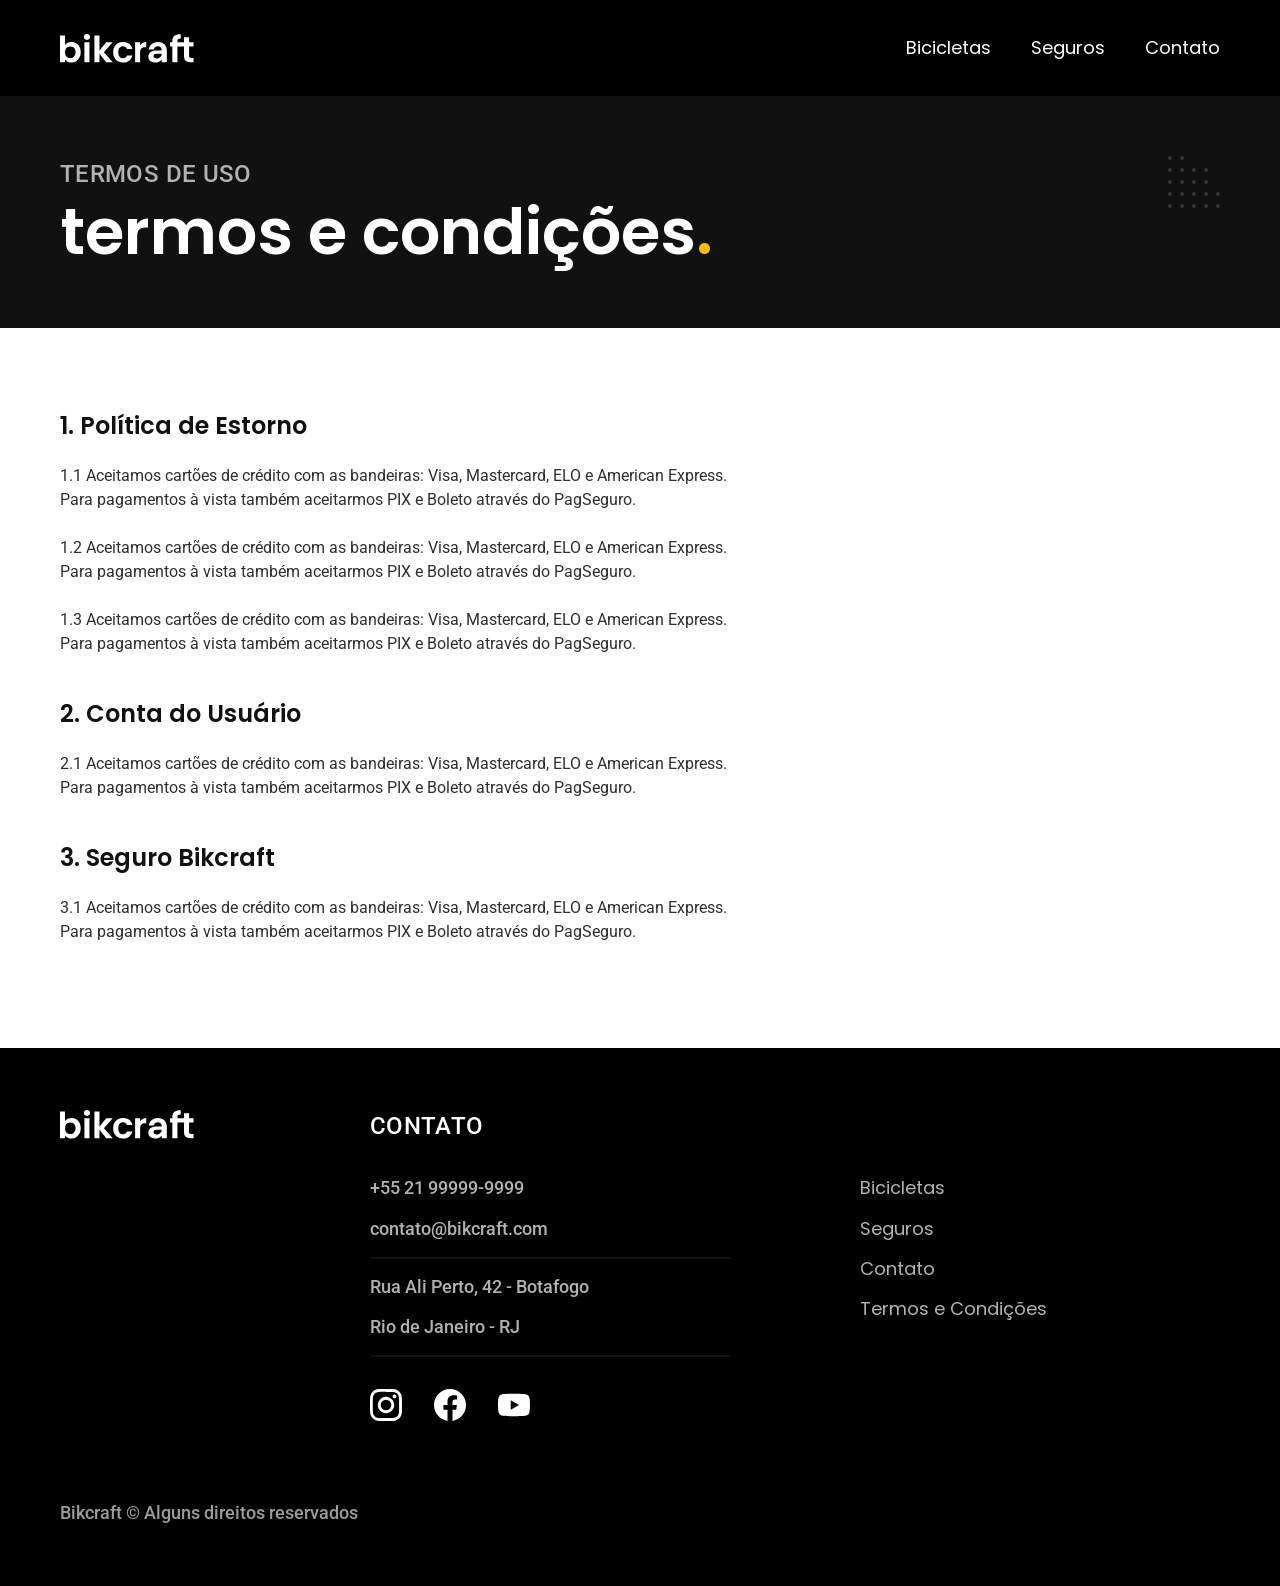
<file: termos.html>
<!DOCTYPE html>
<html lang="en">

<head>
  <meta charset="UTF-8">
  <meta name="viewport" content="width=device-width, initial-scale=1.0">
  <meta name="description" content="Termos e Condições.">
  <!-- Favicon -->
  <link rel="shortcut icon" href="./favicon.svg" type="image/svg+xml">
  <!-- Estilos -->
  <link rel="preload" href="./css/style.min.css" as="style">
  <link rel="stylesheet" href="./css/style.min.css">
  <!-- Fontes -->
  <link rel="preconnect" href="https://fonts.googleapis.com">
  <link rel="preconnect" href="https://fonts.gstatic.com" crossorigin>
  <link href="https://fonts.googleapis.com/css2?family=Merriweather:ital,opsz,wght@1,18..144,900&family=Poppins:wght@400;600&family=Roboto:wght@400;500&display=swap" rel="stylesheet">
  <title>Termos e Condições | Bikcraft</title>
  <script>
    document.documentElement.classList.add('js')
  </script>
</head>

<body id="termos">
  <header class="header-bg">
    <div class="header container">
      <a href="./">
        <img src="./img/bikcraft.svg" width="136" height="32" alt="Bikcraft">
      </a>
      <nav aria-label="primaria">
        <ul class="header-menu font-1-m cor-0">
          <li><a href="./bicicletas.html">Bicicletas</a></li>
          <li><a href="./seguros.html">Seguros</a></li>
          <li><a href="./contato.html">Contato</a></li>
        </ul>
      </nav>
    </div>
  </header>

  <main>
    <div class="titulo-bg">
      <div class="titulo container">
        <p class="font-2-l-b cor-5">Termos de Uso</p>
        <h1 class="font-1-xxl cor-0">termos e condições<span class="cor-p1">.</span></h1>
      </div>
    </div>

    <div class="termos container font-2-s cor-10">
      <h2 class="font-1-l cor-11">1. Política de Estorno</h2>
      <p>1.1 Aceitamos cartões de crédito com as bandeiras: Visa, Mastercard, ELO e American Express. Para pagamentos à vista também aceitarmos PIX e Boleto através do PagSeguro.</p>
      <p>1.2 Aceitamos cartões de crédito com as bandeiras: Visa, Mastercard, ELO e American Express. Para pagamentos à vista também aceitarmos PIX e Boleto através do PagSeguro.</p>
      <p>1.3 Aceitamos cartões de crédito com as bandeiras: Visa, Mastercard, ELO e American Express. Para pagamentos à vista também aceitarmos PIX e Boleto através do PagSeguro.</p>
      <h2 class="font-1-l cor-11">2. Conta do Usuário</h2>
      <p>2.1 Aceitamos cartões de crédito com as bandeiras: Visa, Mastercard, ELO e American Express. Para pagamentos à vista também aceitarmos PIX e Boleto através do PagSeguro.</p>
      <h2 class="font-1-l cor-11">3. Seguro Bikcraft</h2>
      <p>3.1 Aceitamos cartões de crédito com as bandeiras: Visa, Mastercard, ELO e American Express. Para pagamentos à vista também aceitarmos PIX e Boleto através do PagSeguro.</p>
    </div>
  </main>

  <footer class="footer-bg">
    <div class="footer container">
      <img src="./img/bikcraft.svg" width="136" height="32" alt="Bikcraft">
      <div class="footer-contato">
        <h3 class="font-2-l-b cor-0">Contato</h3>
        <ul class="cor-5 font-2-m">
          <li><a href="tel:+5521999999999">+55 21 99999-9999</a></li>
          <li><a href="mailto:contato@bikcraft.com">contato@bikcraft.com</a></li>
          <li>Rua Ali Perto, 42 - Botafogo</li>
          <li>Rio de Janeiro - RJ</li>
        </ul>
        <div class="footer-redes">
          <a href="./">
            <img src="./img/redes/instagram.svg" width="32" height="32" alt="Instagram">
            <a href="./">
              <img src="./img/redes/facebook.svg" width="32" height="32" alt="Facebook">
            </a>
            <a href="./">
              <img src="./img/redes/youtube.svg" width="32" height="32" alt="Youtube">
            </a>
        </div>
      </div>
      <div class="footer-informacoes">
        <h3 class="font-2-l-b cor0">Informações</h3>
        <nav>
          <ul class="font-1-m cor-5">
            <li><a href="./bicicletas.html">Bicicletas</a></li>
            <li><a href="./seguros.html">Seguros</a></li>
            <li><a href="./contato.html">Contato</a></li>
            <li><a href="./termos.html">Termos e Condições</a></li>
          </ul>
        </nav>
      </div>
      <p class="footer-copy font-2-m cor-6">Bikcraft © Alguns direitos reservados</p>
    </div>
  </footer>
  <script src="./js/script.js"></script>
</body>

</html>
</file>
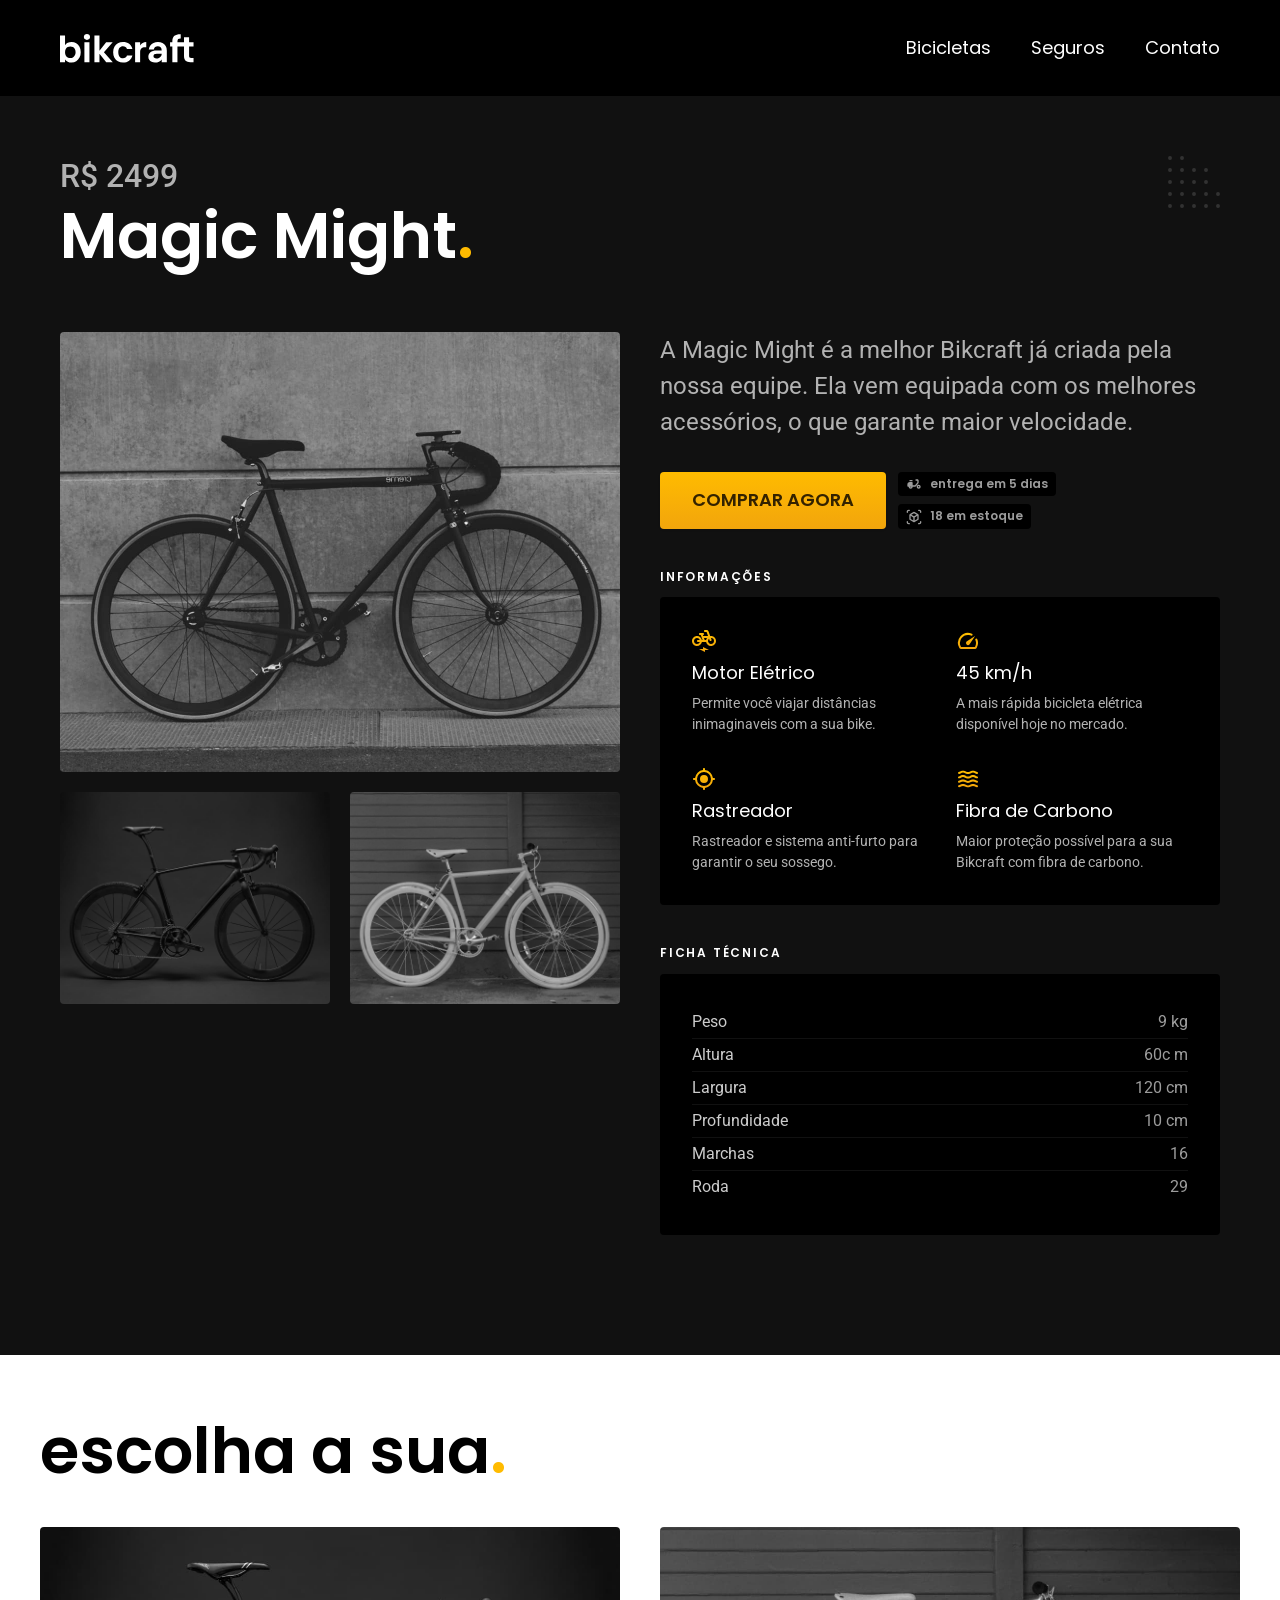
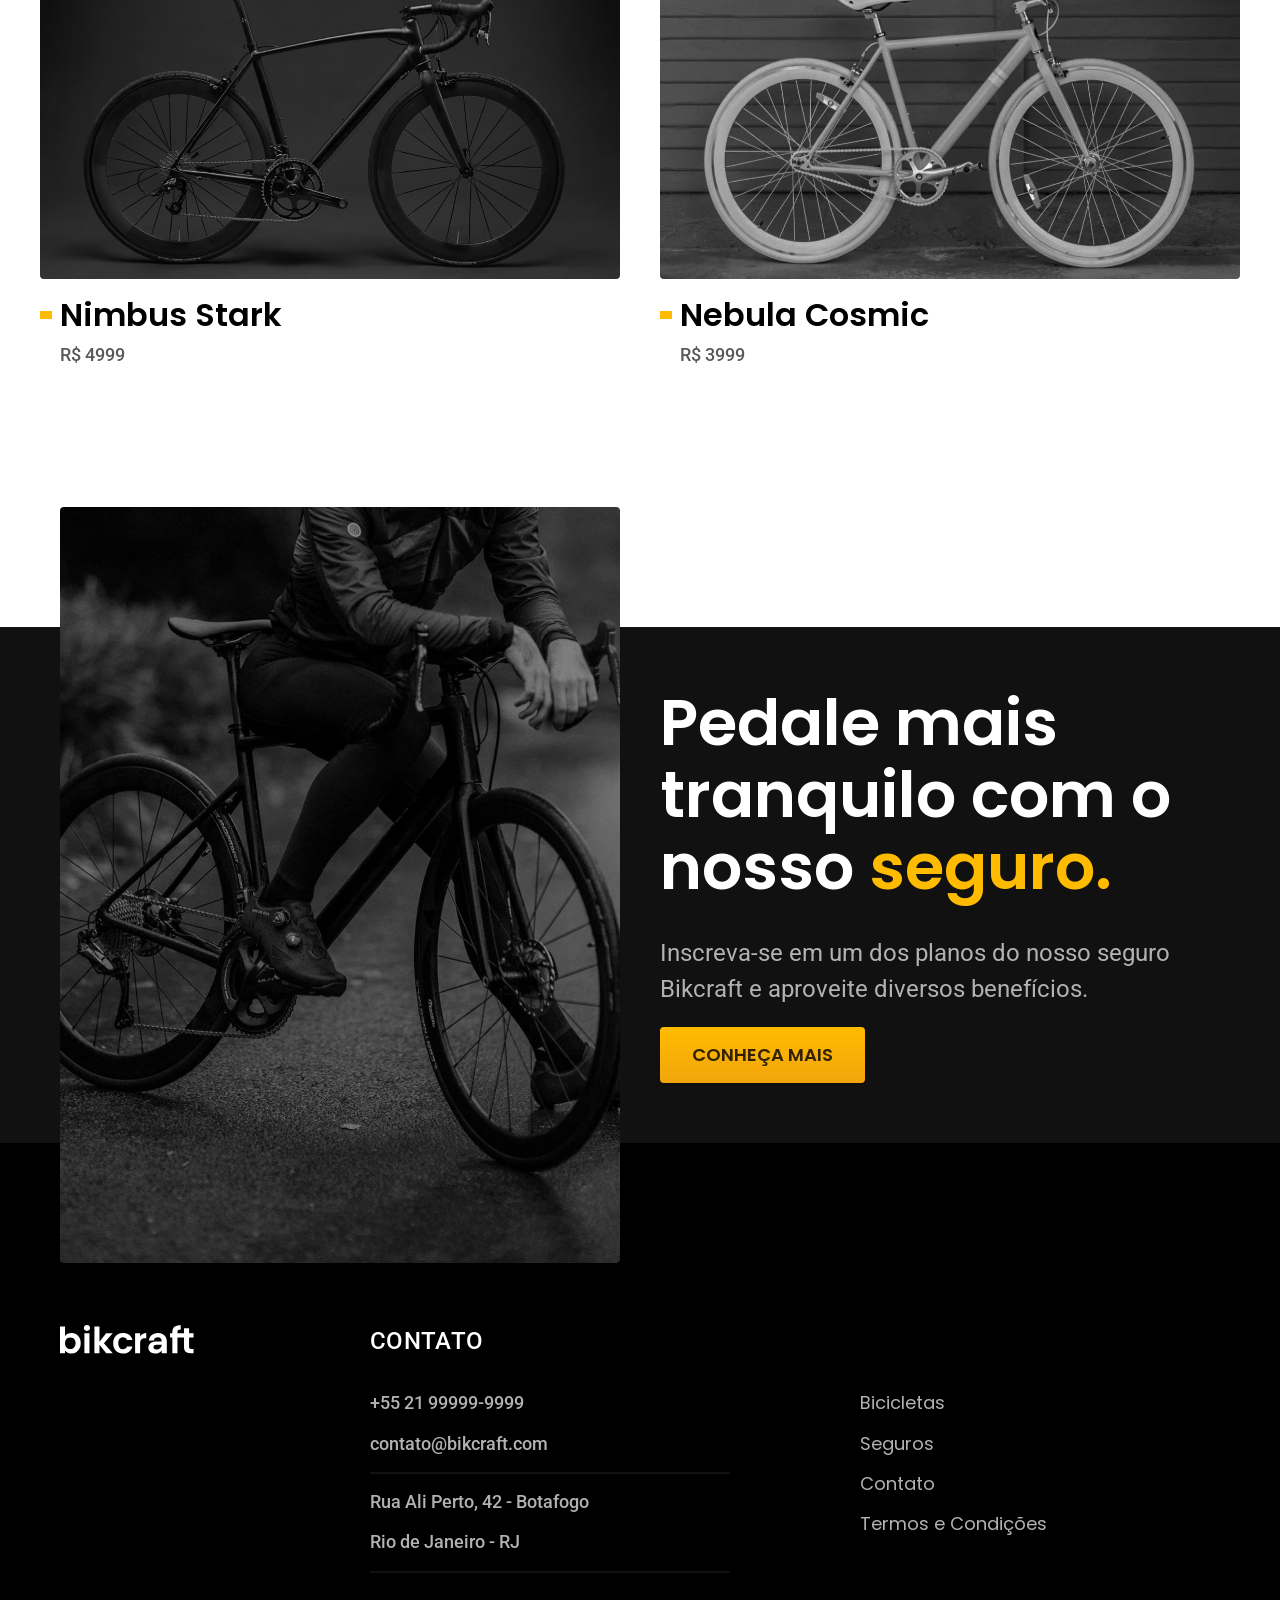
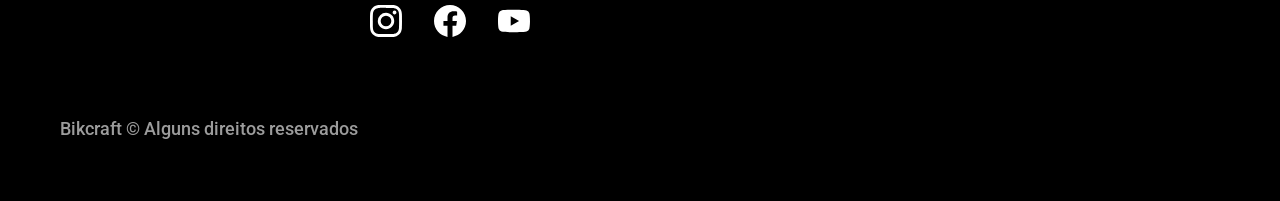
<file: bicicletas/magic.html>
<!DOCTYPE html>
<html lang="en">

<head>
  <meta charset="UTF-8">
  <meta name="viewport" content="width=device-width, initial-scale=1.0">
  <meta name="description" content="Termos e Condições.">
  <!-- Favicon -->
  <link rel="shortcut icon" href="../favicon.svg" type="image/svg+xml">
  <!-- Estilos -->
  <link rel="preload" href="../css/style.min.css" as="style">
  <link rel="stylesheet" href="../css/style.min.css">
  <!-- Fontes -->
  <link rel="preconnect" href="https://fonts.googleapis.com">
  <link rel="preconnect" href="https://fonts.gstatic.com" crossorigin>
  <link href="https://fonts.googleapis.com/css2?family=Merriweather:ital,opsz,wght@1,18..144,900&family=Poppins:wght@400;600&family=Roboto:wght@400;500&display=swap" rel="stylesheet">
  <title>Magic | Bikcraft</title>
  <script>
    document.documentElement.classList.add('js')
  </script>
</head>

<body id="bicicleta">
  <header class="header-bg">
    <div class="header container">
      <a href="./">
        <img src="../img/bikcraft.svg" width="136" height="32" alt="Bikcraft">
      </a>
      <nav aria-label="primaria">
        <ul class="header-menu font-1-m cor-0">
          <li><a href="../bicicletas.html">Bicicletas</a></li>
          <li><a href="../seguros.html">Seguros</a></li>
          <li><a href="../contato.html">Contato</a></li>
        </ul>
      </nav>
    </div>
  </header>

  <main class="titulo-bg">

    <div>
      <div class="titulo container">
        <p class="font-2-xl cor-5">R$ 2499</p>
        <h1 class="font-1-xxl cor-0">Magic Might<span class="cor-p1">.</span></h1>
      </div>
    </div>

    <div class="bicicleta container">
      <div class="bicicleta-imagens">
        <img src="../img/bicicleta/nimbus2.jpg" width="1120" height="880" alt="Bicicleta 1">
        <img src="../img/bicicleta/nimbus1.jpg" width="1120" height="880" alt=" Bicicleta 2">
        <img src="../img/bicicleta/nimbus3.jpg" width="1120" height="880" alt=" Bicicleta 3">
      </div>
      <div class="bicicleta-conteudo">
        <p class="font-2-l cor-5">A Magic Might é a melhor Bikcraft já criada pela nossa equipe. Ela vem equipada com os melhores acessórios, o que garante maior velocidade.</p>
        <div class="bicicleta-comprar">
          <a class="botao" href="../orcamento.html?tipo=bikcraft&produto=magic">Comprar Agora</a>
          <span class="font-1-xs cor-6"><img src="../img/icones/entrega.svg" width="16" height="16" alt="">entrega em 5 dias</span>
          <span class="font-1-xs cor-6"><img src="../img/icones/estoque.svg" width="16" height="16" alt="">18 em estoque</span>
        </div>

        <h2 class="font-1-xs cor-0">Informações</h2>
        <ul class="bicicleta-informacoes">
          <li>
            <img src="../img/icones/eletrica.svg" width="32" height="32" alt="">
            <h3 class="font-1-m cor-0">Motor Elétrico</h3>
            <p class="font-2-xs cor-5">Permite você viajar distâncias inimaginaveis com a sua bike.</p>
          </li>
          <li>
            <img src="../img/icones/velocidade.svg" width="32" height="32" alt="">
            <h3 class="font-1-m cor-0">45 km/h</h3>
            <p class="font-2-xs cor-5">A mais rápida bicicleta elétrica disponível hoje no mercado.</p>
          </li>
          <li>
            <img src="../img/icones/rastreador.svg" width="32" height="32" alt="">
            <h3 class="font-1-m cor-0">Rastreador</h3>
            <p class="font-2-xs cor-5">Rastreador e sistema anti-furto para garantir o seu sossego.</p>
          </li>
          <li>
            <img src="../img/icones/carbono.svg" width="32" height="32" alt="">
            <h3 class="font-1-m cor-0">Fibra de Carbono</h3>
            <p class="font-2-xs cor-5">Maior proteção possível para a sua Bikcraft com fibra de carbono.</p>
          </li>
        </ul>
        <h2 class="font-1-xs cor-0">Ficha Técnica</h2>
        <ul class="bicicleta-ficha font-2-s cor-4">
          <li>Peso <span>9 kg</span></li>
          <li>Altura <span>60c m</span></li>
          <li>Largura <span>120 cm</span></li>
          <li>Profundidade<span>10 cm</span></li>
          <li>Marchas<span>16</span></li>
          <li>Roda<span>29</span></li>
        </ul>
      </div>
    </div>

  </main>

  <article class="bicicletas-lista container">
    <h2 class="font-1-xxl">escolha a sua<span class="cor-p1">.</span></h2>

    <ul>
      <li>
        <a href="./nimbus.html">
          <img src="../img/bicicletas/nimbus.jpg" width="1120" height="680" alt="Bicicleta preta">
          <h3 class="font-1-xl">Nimbus Stark</h3>
          <span class="font-2-m cor-8">R$ 4999</span>
        </a>
      </li>
      <li>
        <a href="./nebula.html">
          <img src="../img/bicicletas/nebula.jpg" width="1120" height="680" alt="Bicicleta preta">
          <h3 class="font-1-xl">Nebula Cosmic</h3>
          <span class="font-2-m cor-8">R$ 3999</span>
        </a>
      </li>
    </ul>

  </article>

  <article class="seguro-bg">
    <div class="seguro container">
      <div class="seguro-imagem">
        <img src="../img/fotos/seguros.jpg" width="1360" height="1512" alt="Pessoa parada em cima de uma bicicleta">
      </div>
      <div class="seguro-conteudo">
        <h2 class="font-1-xxl cor-0">Pedale mais tranquilo com o nosso <span class="cor-p1">seguro.</span></h2>
        <p class="font-2-l cor-5">Inscreva-se em um dos planos do nosso seguro Bikcraft e aproveite diversos benefícios.</p>
        <a class="botao" href="../seguros.html">Conheça Mais</a>
      </div>
    </div>

  </article>

  <footer class="footer-bg">
    <div class="footer container">
      <img src="../img/bikcraft.svg" width="136" height="32" alt="Bikcraft">
      <div class="footer-contato">
        <h3 class="font-2-l-b cor-0">Contato</h3>
        <ul class="cor-5 font-2-m">
          <li><a href="tel:+5521999999999">+55 21 99999-9999</a></li>
          <li><a href="mailto:contato@bikcraft.com">contato@bikcraft.com</a></li>
          <li>Rua Ali Perto, 42 - Botafogo</li>
          <li>Rio de Janeiro - RJ</li>
        </ul>
        <div class="footer-redes">
          <a href="./">
            <img src="../img/redes/instagram.svg" width="32" height="32" alt="Instagram">
            <a href="./">
              <img src="../img/redes/facebook.svg" width="32" height="32" alt="Facebook">
            </a>
            <a href="./">
              <img src="../img/redes/youtube.svg" width="32" height="32" alt="Youtube">
            </a>
        </div>
      </div>
      <div class="footer-informacoes">
        <h3 class="font-2-l-b cor0">Informações</h3>
        <nav>
          <ul class="font-1-m cor-5">
            <li><a href="../bicicletas.html">Bicicletas</a></li>
            <li><a href="../seguros.html">Seguros</a></li>
            <li><a href="../contato.html">Contato</a></li>
            <li><a href="../termos.html">Termos e Condições</a></li>
          </ul>
        </nav>
      </div>
      <p class="footer-copy font-2-m cor-6">Bikcraft © Alguns direitos reservados</p>
    </div>
  </footer>
  <script src="../js/script.js"></script>
</body>

</html>
</file>
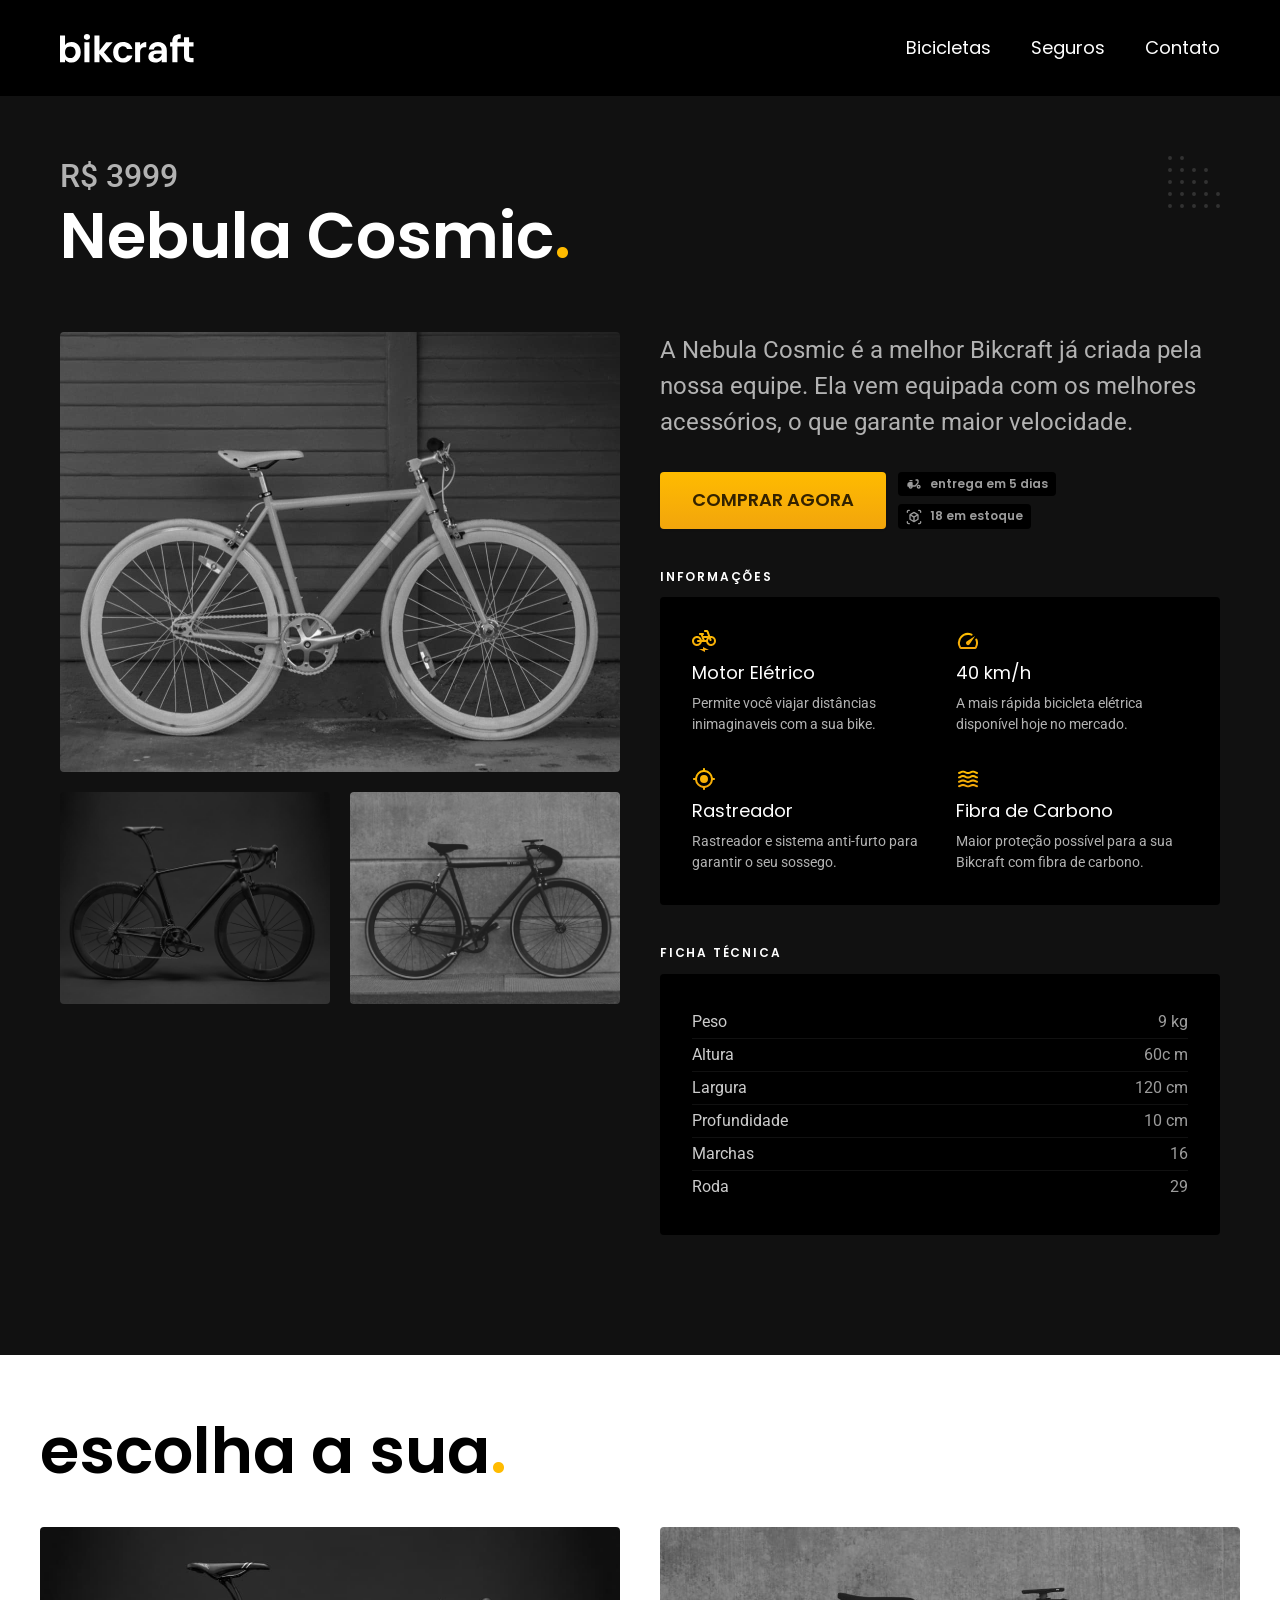
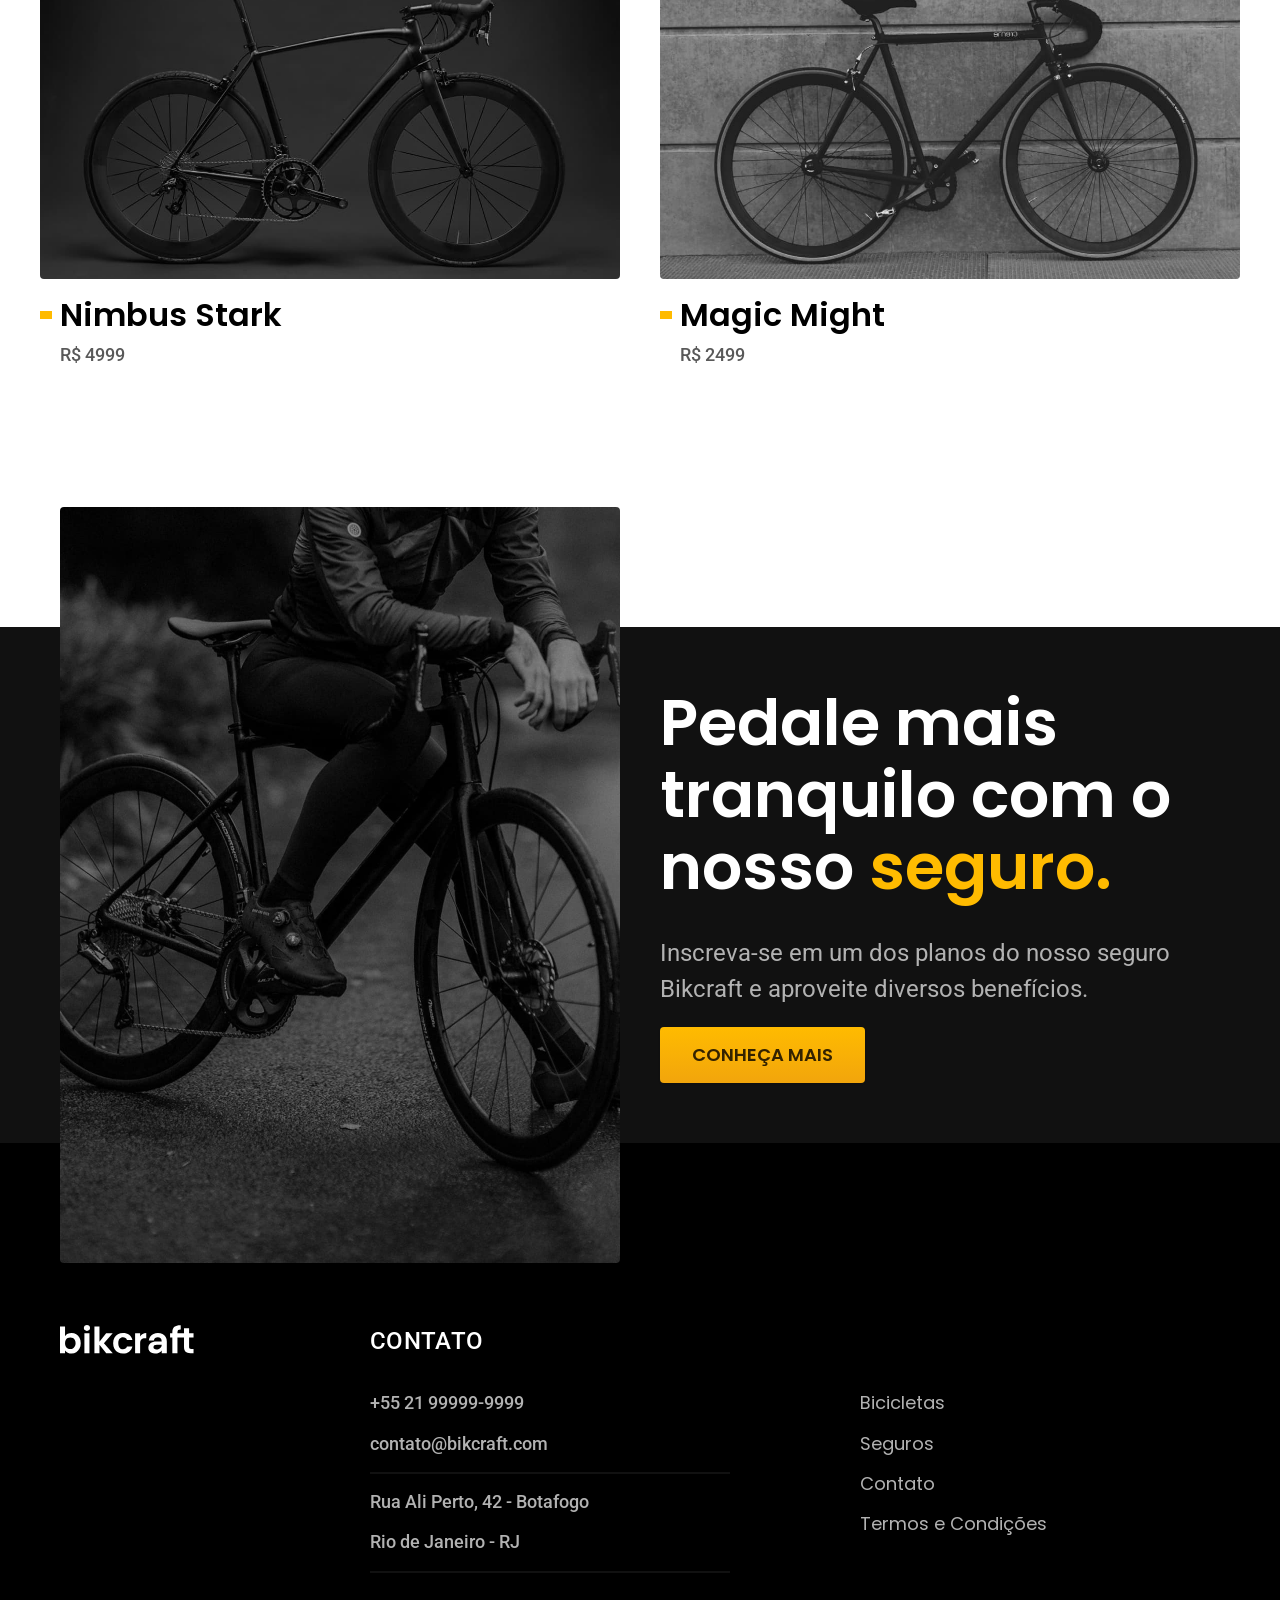
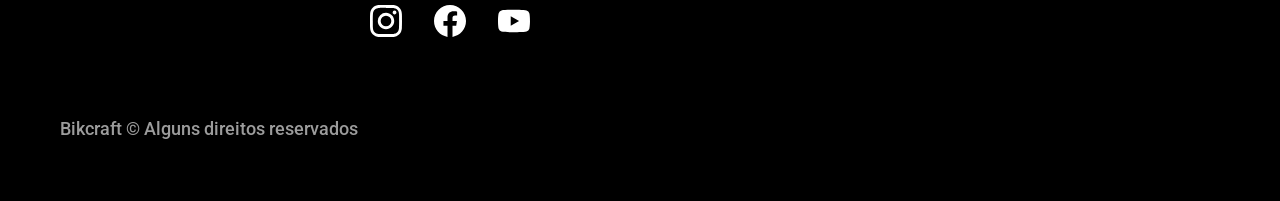
<file: bicicletas/nebula.html>
<!DOCTYPE html>
<html lang="en">

<head>
  <meta charset="UTF-8">
  <meta name="viewport" content="width=device-width, initial-scale=1.0">
  <meta name="description" content="Termos e Condições.">
  <!-- Favicon -->
  <link rel="shortcut icon" href="../favicon.svg" type="image/svg+xml">
  <!-- Estilos -->
  <link rel="preload" href="../css/style.min.css" as="style">
  <link rel="stylesheet" href="../css/style.min.css">
  <!-- Fontes -->
  <link rel="preconnect" href="https://fonts.googleapis.com">
  <link rel="preconnect" href="https://fonts.gstatic.com" crossorigin>
  <link href="https://fonts.googleapis.com/css2?family=Merriweather:ital,opsz,wght@1,18..144,900&family=Poppins:wght@400;600&family=Roboto:wght@400;500&display=swap" rel="stylesheet">
  <title>Nebula | Bikcraft</title>
  <script>
    document.documentElement.classList.add('js')
  </script>
</head>

<body id="bicicleta">
  <header class="header-bg">
    <div class="header container">
      <a href="./">
        <img src="../img/bikcraft.svg" width="136" height="32" alt="Bikcraft">
      </a>
      <nav aria-label="primaria">
        <ul class="header-menu font-1-m cor-0">
          <li><a href="../bicicletas.html">Bicicletas</a></li>
          <li><a href="../seguros.html">Seguros</a></li>
          <li><a href="../contato.html">Contato</a></li>
        </ul>
      </nav>
    </div>
  </header>

  <main class="titulo-bg">

    <div>
      <div class="titulo container">
        <p class="font-2-xl cor-5">R$ 3999</p>
        <h1 class="font-1-xxl cor-0">Nebula Cosmic<span class="cor-p1">.</span></h1>
      </div>
    </div>

    <div class="bicicleta container">
      <div class="bicicleta-imagens">
        <img src="../img/bicicleta/nimbus3.jpg" width="1120" height="880" alt="Bicicleta 1">
        <img src="../img/bicicleta/nimbus1.jpg" width="1120" height="880" alt="Bicicleta 2">
        <img src="../img/bicicleta/nimbus2.jpg" width="1120" height="880" alt="Bicicleta 3">
      </div>
      <div class="bicicleta-conteudo">
        <p class="font-2-l cor-5">A Nebula Cosmic é a melhor Bikcraft já criada pela nossa equipe. Ela vem equipada com os melhores acessórios, o que garante maior velocidade.</p>
        <div class="bicicleta-comprar">
          <a class="botao" href="../orcamento.html?tipo=bikcraft&produto=nebula">Comprar Agora</a>
          <span class="font-1-xs cor-6"><img src="../img/icones/entrega.svg" width="16" height="16" alt="">entrega em 5 dias</span>
          <span class="font-1-xs cor-6"><img src="../img/icones/estoque.svg" width="16" height="16" alt="">18 em estoque</span>
        </div>

        <h2 class="font-1-xs cor-0">Informações</h2>
        <ul class="bicicleta-informacoes">
          <li>
            <img src="../img/icones/eletrica.svg" width="32" height="32" alt="">
            <h3 class="font-1-m cor-0">Motor Elétrico</h3>
            <p class="font-2-xs cor-5">Permite você viajar distâncias inimaginaveis com a sua bike.</p>
          </li>
          <li>
            <img src="../img/icones/velocidade.svg" width="32" height="32" alt="">
            <h3 class="font-1-m cor-0">40 km/h</h3>
            <p class="font-2-xs cor-5">A mais rápida bicicleta elétrica disponível hoje no mercado.</p>
          </li>
          <li>
            <img src="../img/icones/rastreador.svg" width="32" height="32" alt="">
            <h3 class="font-1-m cor-0">Rastreador</h3>
            <p class="font-2-xs cor-5">Rastreador e sistema anti-furto para garantir o seu sossego.</p>
          </li>
          <li>
            <img src="../img/icones/carbono.svg" width="32" height="32" alt="">
            <h3 class="font-1-m cor-0">Fibra de Carbono</h3>
            <p class="font-2-xs cor-5">Maior proteção possível para a sua Bikcraft com fibra de carbono.</p>
          </li>
        </ul>
        <h2 class="font-1-xs cor-0">Ficha Técnica</h2>
        <ul class="bicicleta-ficha font-2-s cor-4">
          <li>Peso <span>9 kg</span></li>
          <li>Altura <span>60c m</span></li>
          <li>Largura <span>120 cm</span></li>
          <li>Profundidade<span>10 cm</span></li>
          <li>Marchas<span>16</span></li>
          <li>Roda<span>29</span></li>
        </ul>
      </div>
    </div>

  </main>

  <article class="bicicletas-lista container">
    <h2 class="font-1-xxl">escolha a sua<span class="cor-p1">.</span></h2>

    <ul>
      <li>
        <a href="./nebula.html">
          <img src="../img/bicicletas/nimbus.jpg" width="1120" height="680" alt="Bicicleta preta">
          <h3 class="font-1-xl">Nimbus Stark</h3>
          <span class="font-2-m cor-8">R$ 4999</span>
        </a>
      </li>
      <li>
        <a href="./magic.html">
          <img src="../img/bicicletas/magic.jpg" width="1120" height="680" alt="Bicicleta preta">
          <h3 class="font-1-xl">Magic Might</h3>
          <span class="font-2-m cor-8">R$ 2499</span>
        </a>
      </li>
    </ul>

  </article>

  <article class="seguro-bg">
    <div class="seguro container">
      <div class="seguro-imagem">
        <img src="../img/fotos/seguros.jpg" width="1360" height="1512" alt="Pessoa parada em cima de uma bicicleta">
      </div>
      <div class="seguro-conteudo">
        <h2 class="font-1-xxl cor-0">Pedale mais tranquilo com o nosso <span class="cor-p1">seguro.</span></h2>
        <p class="font-2-l cor-5">Inscreva-se em um dos planos do nosso seguro Bikcraft e aproveite diversos benefícios.</p>
        <a class="botao" href="../seguros.html">Conheça Mais</a>
      </div>
    </div>

  </article>

  <footer class="footer-bg">
    <div class="footer container">
      <img src="../img/bikcraft.svg" width="136" height="32" alt="Bikcraft">
      <div class="footer-contato">
        <h3 class="font-2-l-b cor-0">Contato</h3>
        <ul class="cor-5 font-2-m">
          <li><a href="tel:+5521999999999">+55 21 99999-9999</a></li>
          <li><a href="mailto:contato@bikcraft.com">contato@bikcraft.com</a></li>
          <li>Rua Ali Perto, 42 - Botafogo</li>
          <li>Rio de Janeiro - RJ</li>
        </ul>
        <div class="footer-redes">
          <a href="./">
            <img src="../img/redes/instagram.svg" width="32" height="32" alt="Instagram">
            <a href="./">
              <img src="../img/redes/facebook.svg" width="32" height="32" alt="Facebook">
            </a>
            <a href="./">
              <img src="../img/redes/youtube.svg" width="32" height="32" alt="Youtube">
            </a>
        </div>
      </div>
      <div class="footer-informacoes">
        <h3 class="font-2-l-b cor0">Informações</h3>
        <nav>
          <ul class="font-1-m cor-5">
            <li><a href="../bicicletas.html">Bicicletas</a></li>
            <li><a href="../seguros.html">Seguros</a></li>
            <li><a href="../contato.html">Contato</a></li>
            <li><a href="../termos.html">Termos e Condições</a></li>
          </ul>
        </nav>
      </div>
      <p class="footer-copy font-2-m cor-6">Bikcraft © Alguns direitos reservados</p>
    </div>
  </footer>
  <script src="../js/script.js"></script>
</body>

</html>
</file>
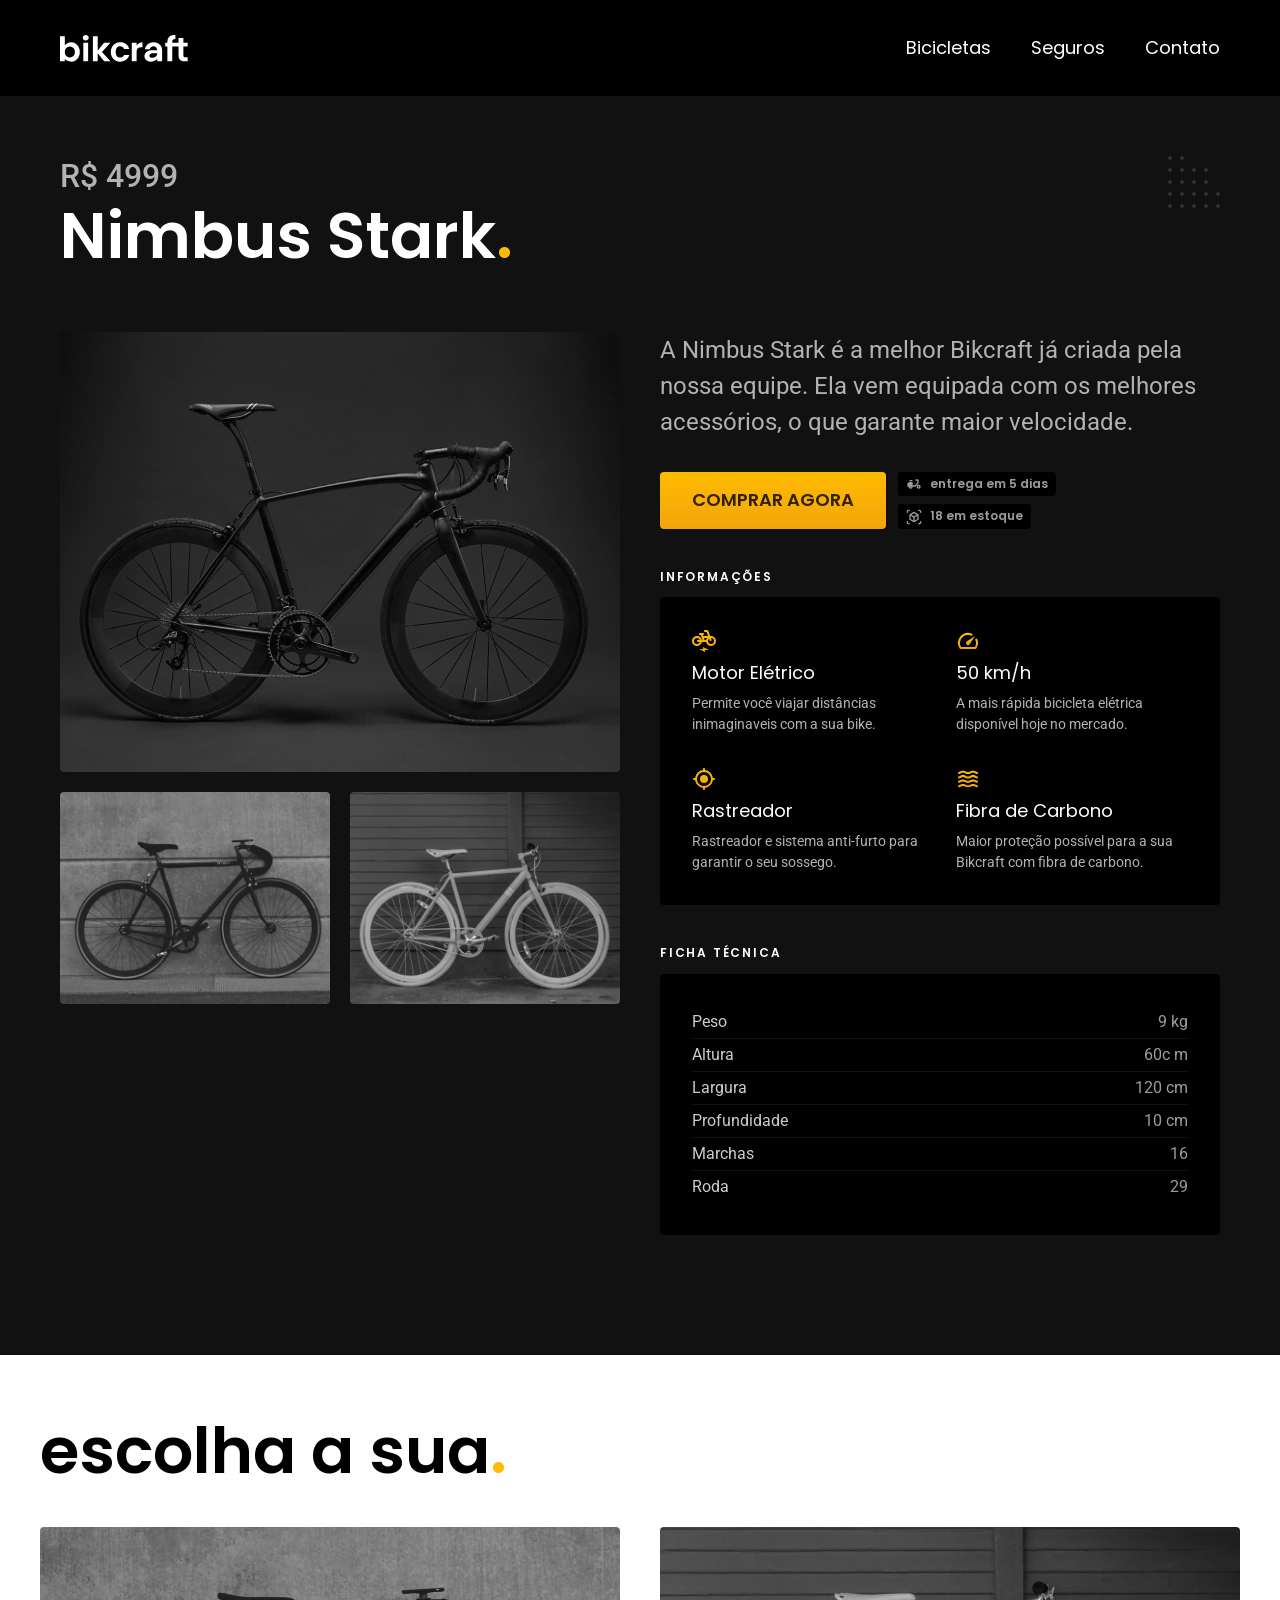
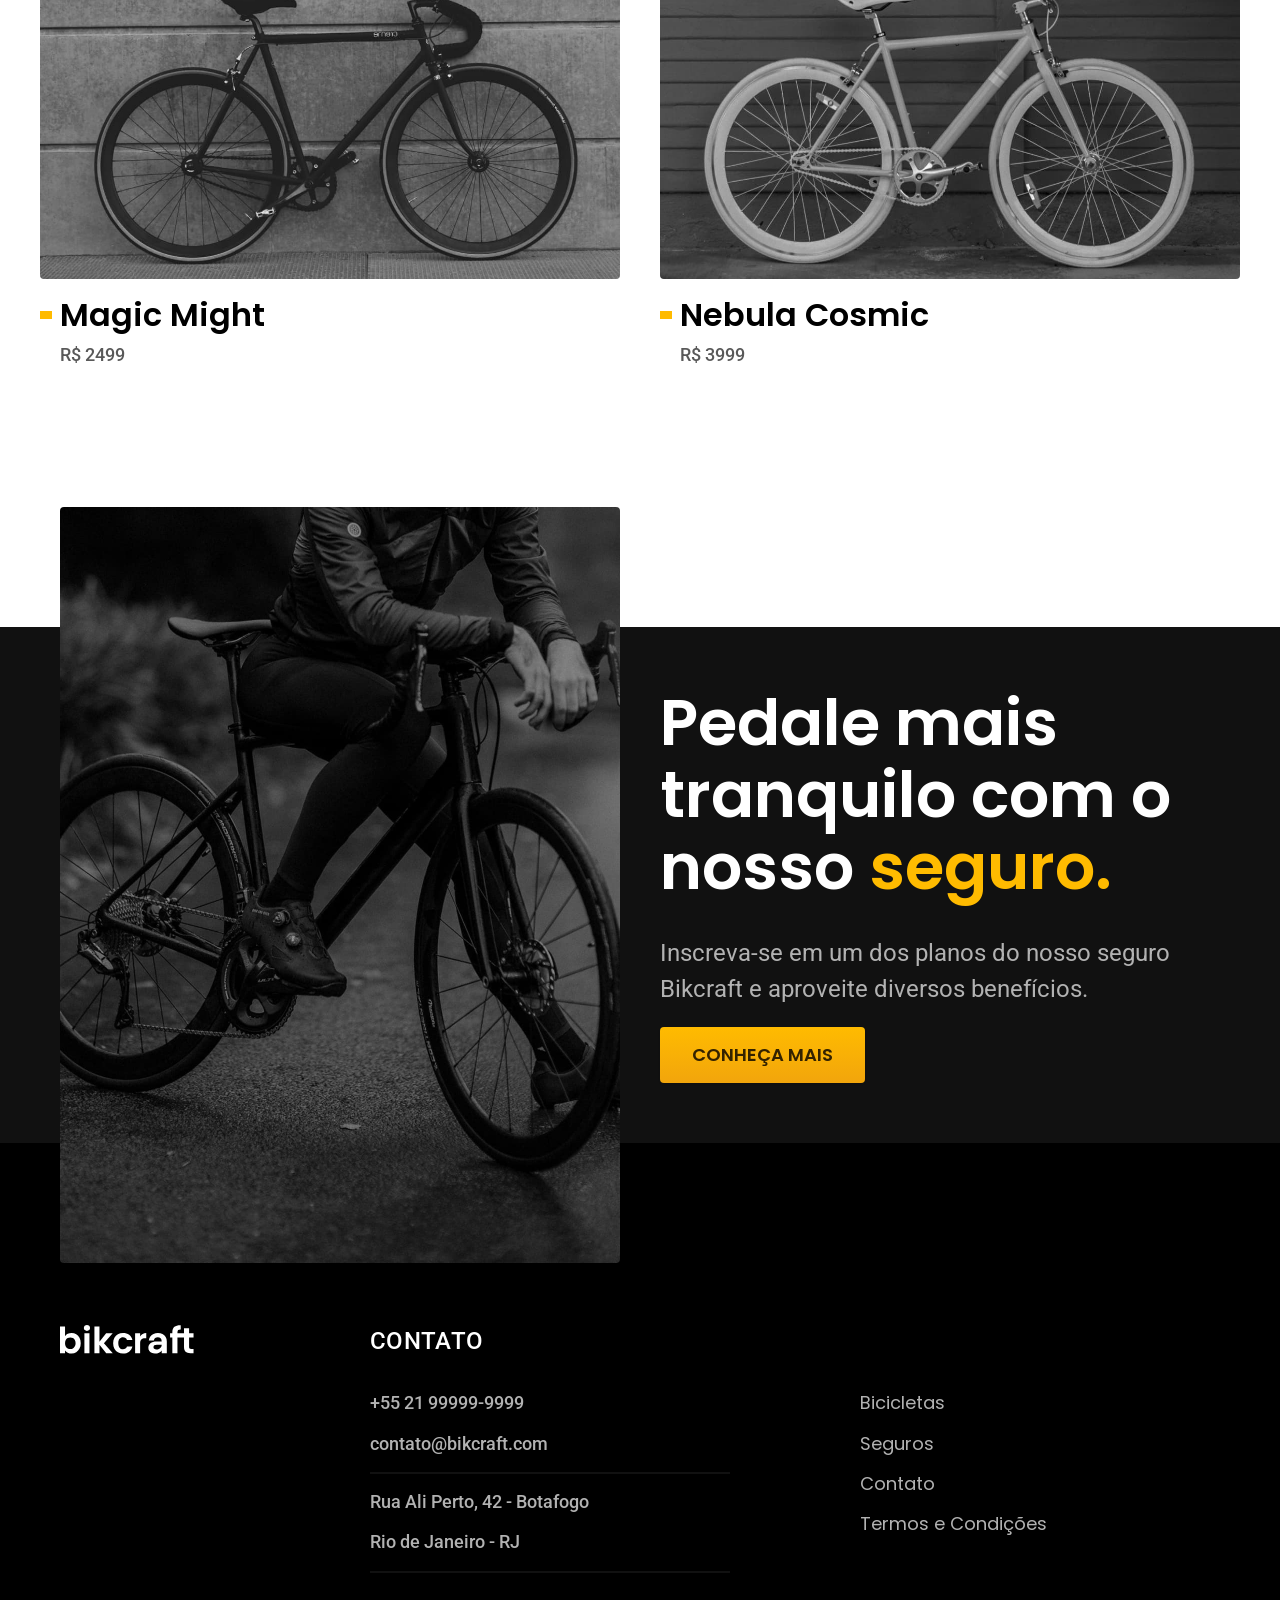
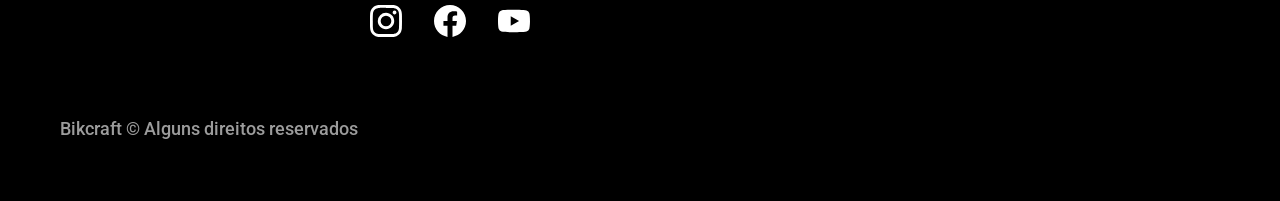
<file: bicicletas/nimbus.html>
<!DOCTYPE html>
<html lang="en">

<head>
  <meta charset="UTF-8">
  <meta name="viewport" content="width=device-width, initial-scale=1.0">
  <meta name="description" content="Termos e Condições.">
  <!-- Favicon -->
  <link rel="shortcut icon" href="../favicon.svg" type="image/svg+xml">
  <!-- Estilos -->
  <link rel="preload" href="../css/style.min.css" as="style">
  <link rel="stylesheet" href="../css/style.min.css">
  <!-- Fontes -->
  <link rel="preconnect" href="https://fonts.googleapis.com">
  <link rel="preconnect" href="https://fonts.gstatic.com" crossorigin>
  <link href="https://fonts.googleapis.com/css2?family=Merriweather:ital,opsz,wght@1,18..144,900&family=Poppins:wght@400;600&family=Roboto:wght@400;500&display=swap" rel="stylesheet">
  <title>Nimbus | Bikcraft</title>
  <script>
    document.documentElement.classList.add('js')
  </script>
</head>

<body id="bicicleta">
  <header class="header-bg">
    <div class="header container">
      <a href="./">
        <img src="../img/bikcraft.svg" width="130" height="632" alt="Bikcraft">
      </a>
      <nav aria-label="primaria">
        <ul class="header-menu font-1-m cor-0">
          <li><a href="../bicicletas.html">Bicicletas</a></li>
          <li><a href="../seguros.html">Seguros</a></li>
          <li><a href="../contato.html">Contato</a></li>
        </ul>
      </nav>
    </div>
  </header>

  <main class="titulo-bg">

    <div>
      <div class="titulo container">
        <p class="font-2-xl cor-5">R$ 4999</p>
        <h1 class="font-1-xxl cor-0">Nimbus Stark<span class="cor-p1">.</span></h1>
      </div>
    </div>

    <div class="bicicleta container">
      <div class="bicicleta-imagens">
        <img src="../img/bicicleta/nimbus1.jpg" width="1120" height="880" alt="Bicicleta 1">
        <img src="../img/bicicleta/nimbus2.jpg" width="1120" height="880" alt="Bicicleta 2">
        <img src="../img/bicicleta/nimbus3.jpg" width="1120" height="880" alt="Bicicleta 3">
      </div>
      <div class="bicicleta-conteudo">
        <p class="font-2-l cor-5">A Nimbus Stark é a melhor Bikcraft já criada pela nossa equipe. Ela vem equipada com os melhores acessórios, o que garante maior velocidade.</p>
        <div class="bicicleta-comprar">
          <a class="botao" href="../orcamento.html?tipo=bikcraft&produto=nimbus">Comprar Agora</a>
          <span class="font-1-xs cor-6"><img src="../img/icones/entrega.svg" width="16" height="16" alt="">entrega em 5 dias</span>
          <span class="font-1-xs cor-6"><img src="../img/icones/estoque.svg" width="16" height="16" alt="">18 em estoque</span>
        </div>

        <h2 class="font-1-xs cor-0">Informações</h2>
        <ul class="bicicleta-informacoes">
          <li>
            <img src="../img/icones/eletrica.svg" width="32" height="32" alt="">
            <h3 class="font-1-m cor-0">Motor Elétrico</h3>
            <p class="font-2-xs cor-5">Permite você viajar distâncias inimaginaveis com a sua bike.</p>
          </li>
          <li>
            <img src="../img/icones/velocidade.svg" width="32" height="32" alt="">
            <h3 class="font-1-m cor-0">50 km/h</h3>
            <p class="font-2-xs cor-5">A mais rápida bicicleta elétrica disponível hoje no mercado.</p>
          </li>
          <li>
            <img src="../img/icones/rastreador.svg" width="32" height="32" alt="">
            <h3 class="font-1-m cor-0">Rastreador</h3>
            <p class="font-2-xs cor-5">Rastreador e sistema anti-furto para garantir o seu sossego.</p>
          </li>
          <li>
            <img src="../img/icones/carbono.svg" width="32" height="32" alt="">
            <h3 class="font-1-m cor-0">Fibra de Carbono</h3>
            <p class="font-2-xs cor-5">Maior proteção possível para a sua Bikcraft com fibra de carbono.</p>
          </li>
        </ul>
        <h2 class="font-1-xs cor-0">Ficha Técnica</h2>
        <ul class="bicicleta-ficha font-2-s cor-4">
          <li>Peso <span>9 kg</span></li>
          <li>Altura <span>60c m</span></li>
          <li>Largura <span>120 cm</span></li>
          <li>Profundidade<span>10 cm</span></li>
          <li>Marchas<span>16</span></li>
          <li>Roda<span>29</span></li>
        </ul>
      </div>
    </div>

  </main>

  <article class="bicicletas-lista container">
    <h2 class="font-1-xxl">escolha a sua<span class="cor-p1">.</span></h2>

    <ul>
      <li>
        <a href="./magic.html">
          <img src="../img/bicicletas/magic.jpg" width="1120" height="680" alt="Bicicleta preta">
          <h3 class="font-1-xl">Magic Might</h3>
          <span class="font-2-m cor-8">R$ 2499</span>
        </a>
      </li>
      <li>
        <a href="./nebula.html">
          <img src="../img/bicicletas/nebula.jpg" width="1120" height="680" alt="Bicicleta preta">
          <h3 class="font-1-xl">Nebula Cosmic</h3>
          <span class="font-2-m cor-8">R$ 3999</span>
        </a>
      </li>
    </ul>

  </article>

  <article class="seguro-bg">
    <div class="seguro container">
      <div class="seguro-imagem">
        <img src="../img/fotos/seguros.jpg" width="1360" height="1512" alt="Pessoa parada em cima de uma bicicleta">
      </div>
      <div class="seguro-conteudo">
        <h2 class="font-1-xxl cor-0">Pedale mais tranquilo com o nosso <span class="cor-p1">seguro.</span></h2>
        <p class="font-2-l cor-5">Inscreva-se em um dos planos do nosso seguro Bikcraft e aproveite diversos benefícios.</p>
        <a class="botao" href="../seguros.html">Conheça Mais</a>
      </div>
    </div>

  </article>

  <footer class="footer-bg">
    <div class="footer container">
      <img src="../img/bikcraft.svg" width="136" height="32" alt="Bikcraft">
      <div class="footer-contato">
        <h3 class="font-2-l-b cor-0">Contato</h3>
        <ul class="cor-5 font-2-m">
          <li><a href="tel:+5521999999999">+55 21 99999-9999</a></li>
          <li><a href="mailto:contato@bikcraft.com">contato@bikcraft.com</a></li>
          <li>Rua Ali Perto, 42 - Botafogo</li>
          <li>Rio de Janeiro - RJ</li>
        </ul>
        <div class="footer-redes">
          <a href="./">
            <img src="../img/redes/instagram.svg" width="32" height="32" alt="Instagram">
            <a href="./">
              <img src="../img/redes/facebook.svg" width="32" height="32" alt="Facebook">
            </a>
            <a href="./">
              <img src="../img/redes/youtube.svg" width="32" height="32" alt="Youtube">
            </a>
        </div>
      </div>
      <div class="footer-informacoes">
        <h3 class="font-2-l-b cor0">Informações</h3>
        <nav>
          <ul class="font-1-m cor-5">
            <li><a href="../bicicletas.html">Bicicletas</a></li>
            <li><a href="../seguros.html">Seguros</a></li>
            <li><a href="../contato.html">Contato</a></li>
            <li><a href="../termos.html">Termos e Condições</a></li>
          </ul>
        </nav>
      </div>
      <p class="footer-copy font-2-m cor-6">Bikcraft © Alguns direitos reservados</p>
    </div>
  </footer>
  <script src="../js/script.js"></script>
</body>

</html>
</file>
<file: css/style.min.css>
body{margin:0;font-family:Arial,Helvetica,sans-serif}blockquote,dd,h1,h2,h3,h4,p,ul{margin:0}ul{padding:0;list-style:none}a{text-decoration:none;color:inherit}img{max-width:100%;height:auto;display:block}img[src$=".jpg"]{border-radius:4px}.font-1-xs{font:600 0.75rem/1.35 Poppins,sans-serif}.font-2-xs{font:400 0.875rem/1.5 Roboto,sans-serif}.font-1-s{font:400 1rem/1.5 Poppins,sans-serif}.font-2-s{font:400 1rem/1.5 Roboto,sans-serif}.font-1-m,.font-1-m-b{font:400 1.125rem/1.35 Poppins,sans-serif}.font-1-m-b{font-weight:600}.font-2-m{font:500 1.125rem/1.35 Roboto,sans-serif}.font-1-l{font:400 1.5rem/1.5 Poppins,sans-serif}.font-2-l,.font-2-l-b{font:400 1.5rem/1.5 Roboto,sans-serif}.font-2-l-b{font-weight:500;letter-spacing:.015em;text-transform:uppercase}.font-1-xl{font:600 2rem/1.25 Poppins,sans-serif}.font-2-xl{font:500 2rem/1.25 Roboto,sans-serif}.font-1-xxl{font:600 4rem/1.125 Poppins,sans-serif}@media (max-width:1200px){.font-1-xxl{font-size:3rem}.font-2-l{font-size:1.125rem}.font-2-l-b{font-size:1.125rem}}@media (max-width:800px){.font-1-xxl{font-size:2rem}.font-1-xl,.font-2-xl{font-size:1.5rem}}:root{--cor0:#ffffff;--cor1:#f7f7f7;--cor2:#ededed;--cor3:#dedede;--cor4:#cccccc;--cor5:#b2b2b2;--cor6:#9c9c9c;--cor7:#717171;--cor8:#595959;--cor9:#404040;--cor10:#2e2e2e;--cor11:#111111;--cor12:#000000;--cor-p1:#ffbb00;--cor-p2:#e4a30b;--cor-p3:#a66f00;--cor-p4:#664400;--cor-p5:#332200}.cor-0{color:var(--cor0)}.cor-1{color:var(--cor1)}.cor-3{color:var(--cor3)}.cor-4{color:var(--cor4)}.cor-5{color:var(--cor5)}.cor-6{color:var(--cor6)}.cor-7{color:var(--cor7)}.cor-8{color:var(--cor8)}.cor-9{color:var(--cor9)}.cor-10{color:var(--cor10)}.cor-11{color:var(--cor11)}.cor-12{color:var(--cor12)}.cor-p1{color:var(--cor-p1)}.cor-p2{color:var(--cor-p2)}.cor-p3{color:var(--cor-p3)}.cor-p4{color:var(--cor-p4)}.cor-p5{color:var(--cor-p5)}.js .fadeInDown{transform:translate3d(0,-20px,0)}.js .fadeInUp{transform:translate3d(0,20px,0)}.js .fadeInRight{transform:translate3d(20px,0,0)}.js .fadeInLeft{transform:translate3d(-20px,0,0)}.js [data-anime]{opacity:0}.js .anime{opacity:1;transform:none;transition:transform .8s,opacity .8s}.header-bg{background-color:var(--cor12)}.header{display:flex;flex-wrap:wrap;gap:20px;justify-content:space-between;align-items:center;padding-top:20px;padding-bottom:20px}.header-menu{display:flex;flex-wrap:wrap;gap:40px}.header-menu a{display:inline-block;padding:16px 0;position:relative}.header-menu a::after{content:"";display:block;height:2px;width:0;background:var(--cor0);margin-top:4px;transition:.3s;position:absolute}.header-menu a.ativo::after,.header-menu a:hover:after{width:100%}@media (max-width:800px){.header-menu{gap:20px}.header-menu a{background:var(--cor11);padding:12px 16px;border-radius:4px}.header-menu a:hover{background:var(--cor10)}.header-menu a::after{display:none}}@media (max-width:600px){.header-menu{gap:12px}.header-menu a{padding:8px 12px}}.footer-bg{background-color:var(--cor12)}.footer{display:grid;grid-template-columns:3fr 5fr 4fr;gap:40px;padding-top:60px;padding-bottom:60px}.footer h3,.footer-contato ul{margin-bottom:32px}.footer-contato li:nth-child(2n):after{content:"";display:block;max-width:360px;height:2px;background:var(--cor11);margin-top:16px}.footer li{margin-bottom:16px}.footer-redes{display:flex;gap:32px}.footer a:hover{color:var(--cor0)}.footer-copy{grid-column:1/-1;margin-top:40px}@media(max-width:800px){.footer>img{display:none}.footer{grid-template-columns:1fr 1fr}}@media(max-width:600px){.footer{grid-template-columns:1fr;gap:60px}.footer-copy{margin-top:0}}.container{box-sizing:border-box;max-width:1200px;padding-left:20px;padding-right:20px;margin-left:auto;margin-right:auto}.botao{display:inline-block;padding:16px 32px;background:linear-gradient(#fb0,#f2a50c);border-radius:4px;box-shadow:0 1px 2px rgba(0,0,0,.1);text-transform:uppercase;color:var(--cor-p5);font:600 1.125rem/1.35 Poppins,sans-serif;max-width:max-content;border:none;cursor:pointer}.botao:hover{background:linear-gradient(#ffb60d,#e59317)}.botao.secundario{background:var(--cor10);color:var(--cor2)}.botao.secundario:hover{background:var(--cor9)}.botao.seta{display:flex;align-items:center}.botao.seta::after{content:"";display:inline-block;width:18px;height:10px;margin-left:12px;background:url(../img/icones/seta.svg);transition:transform .2s}.botao.seta:hover::after{transform:translateX(4px)}.link{display:inline-block;color:var(--cor-p1);font:500 1.5rem/1.5 Poppins,sans-serif;text-transform:uppercase}.link::after{content:"";display:block;width:100%;height:4px;background-color:currentColor}.link:hover{color:var(--cor0)}.titulo-bg{padding-top:60px;padding-bottom:60px;background-color:var(--cor11)}.titulo{background:url(../img/dec/top-right.svg) no-repeat top right 20px}.titulo p{margin-bottom:4px}@media (max-width:800px){.titulo{padding-top:40px;padding-bottom:40px}.titulo p{font-size:1rem;text-transform:lowercase;font-weight:400}}@media (max-width:600px){.botao a{padding:12px 16px;font-size:1rem}}.form{display:grid;grid-template-columns:1fr 1fr;gap:20px}.form label{display:block;font:400 1rem/1.5 Poppins,sans-serif;margin-bottom:4px}.form .col-2{grid-column:span 2}.form input[type=email],.form input[type=text],.form textarea{font:400 1rem/1.5 Roboto,sans-serif;background:var(--cor1);border:1px solid var(--cor2);padding:12px;border-radius:4px;width:100%;box-sizing:border-box}.form input[type=email]:focus,.form input[type=text]:focus,.form textarea:focus{outline:0;border-color:var(--cor-p1);background:var(--cor0);box-shadow:0 0 0 2px #fea}@media (max-width:600px){.form{grid-template-columns:1fr}.form .col-2{grid-column:1}}.introducao-bg{background:var(--cor12) url(../img/dec/bottom-left.svg) no-repeat bottom 160px left 20px;box-shadow:inset 0 -120px var(--cor0)}.introducao{display:grid;grid-template-columns:1fr 1fr;gap:0 40px}.introducao-conteudo{align-self:end;padding-bottom:200px}.introducao img{width:100%;height:100%;object-fit:cover}.introducao h1{margin-bottom:32px}.introducao h1 span{color:var(--cor-p1)}.introducao p{margin-bottom:20px}@media (max-width:800px){.introducao-bg{background:var(--cor11);padding-top:40px;box-shadow:inset 0 -60px var(--cor0)}.introducao{grid-template-columns:1fr;gap:32px}.introducao-conteudo{padding-bottom:0}.introducao img{height:300px;width:100%}}.tecnologia-bg{background-color:var(--cor11);box-shadow:inset 0 80px var(--cor0),inset 0 -80px var(--cor0)}.tecnologia{display:grid;grid-template-columns:1fr 1fr;gap:40px}.tecnologia-imagem img{width:100%;height:100%;object-fit:cover;object-position:left}.tecnologia-conteudo{padding-top:160px;padding-bottom:160px}.tecnologia-conteudo>span{display:block;margin-bottom:20px}.tecnologia-conteudo h2{margin-bottom:32px}.tecnologia-conteudo>p{margin-bottom:20px}.tecnologia a{margin-bottom:80px}.tecnologia-vantagens{display:flex;gap:40px}.tecnologia-vantagens h3{margin-bottom:8px;width:max-content}.tecnologia-vantagens img{width:24px;margin-bottom:8px}@media (max-width:800px){.tecnologia-bg{box-shadow:initial}.tecnologia{grid-template-columns:1fr}.tecnologia-conteudo{padding-top:60px;padding-bottom:60px}.tecnologia-imagem{display:none}.tecnologia a{margin-bottom:60px}}@media (max-width:600px){.tecnologia-vantagens{flex-direction:column}}.parceiros{padding-top:60px;padding-bottom:120px}.parceiros h2{margin-bottom:60px}.parceiros ul{padding:0 20px;max-width:1400px;display:grid;grid-template-columns:repeat(4,1fr);margin:0 auto}.parceiros li{display:flex;padding:32px;border-left:2px solid var(--cor2)}.parceiros img{margin:auto}.parceiros li:first-child,.parceiros li:nth-child(5){border-left:none}.parceiros li:nth-child(n+5){border-top:2px solid var(--cor2)}@media (max-width:800px){.parceiros{padding-bottom:60px}.parceiros li{padding-bottom:20px}.parceiros h2{margin-bottom:20px}.parceiros ul{grid-template-columns:repeat(2,1fr)}.parceiros li:nth-child(n+3){border-top:2px solid var(--cor2)}.parceiros li:nth-child(odd){border-left:none}}.depoimento{display:grid;grid-template-columns:1fr 1fr;background-color:var(--cor-p1);overflow:hidden}.depoimento img{border-radius:0;width:100%;height:100%;object-fit:cover}.depoimento-conteudo{padding:40px 40px 80px 80px;align-self:end;background:url(../img/dec/bottom-right-p.svg) no-repeat bottom 40px right 40px}.depoimento-conteudo p{max-width:32ch;font-family:Merriweather,serif;font-style:italic;font-weight:900;margin-bottom:32px;position:relative}.depoimento p::after,.depoimento p::before{font-size:5rem;color:var(--cor-p2);position:absolute}.depoimento p::before{content:"“";left:-50px;top:-20px}.depoimento p::after{content:"”"}@media (min-width:1200px){.depoimento img{max-height:520px}}@media (max-width:800px){.depoimento{grid-template-columns:1fr;text-align:center}.depoimento img{max-height:200px}.depoimento-conteudo{padding:40px 20px;justify-self:center}}.bicicletas-lista{padding:60px 0 120px 0}.bicicletas-lista h2{margin-bottom:40px}.bicicletas-lista ul{display:flex;gap:40px;padding:0 20px 20px 20px;max-width:1400px;margin:0 auto;overflow-x:auto}#bicicleta .bicicletas-lista ul{padding:0 0 20px 0}.bicicletas-lista li{flex:1;min-width:280px}.bicicletas-lista a{display:block}.bicicletas-lista img{margin-bottom:16px}.bicicletas-lista h3{display:flex;align-items:center;margin-bottom:8px}.bicicletas-lista h3::before{content:"";background-color:var(--cor-p1);transition:width .2s;height:8px;width:12px;margin-right:8px;display:inline-block}.bicicletas-lista a:hover h3::before{width:24px}.bicicletas-lista li span{padding-left:20px}@media (max-width:800px){.bicicletas-lista{padding:60px 0}.bicicletas-lista ul{gap:20px}}.bicicletas-bg{background-image:linear-gradient(to right,var(--cor0) 30%,var(--cor11) 0)}.bicicletas{display:grid;grid-template-columns:1fr 1fr;gap:40px;padding-top:60px;padding-bottom:60px;background:url(../img/dec/top-right.svg) no-repeat top 40px right 20px}.bicicletas-imagem{display:grid}.bicicletas-imagem img{grid-area:1/1}.bicicletas-imagem span{grid-area:1/1;place-self:start end;margin-top:20px;background:var(--cor12);display:inline-block;padding:8px 16px 8px 8px;border-radius:4px 0 0 4px}.bicicletas-conteudo{display:grid;grid-template-columns:1fr auto;align-content:start}.bicicletas h2,.bicicletas p{grid-column:1/-1}.bicicletas h2{margin-bottom:20px}.bicicletas h2::before{content:"";display:block;width:12px;height:8px;background-color:var(--cor-p1);margin-bottom:8px}.bicicletas p{margin-bottom:32px}.bicicletas a{place-self:end}.bicicletas li{display:flex;align-items:center}.bicicletas ul{display:grid;gap:16px}.bicicletas-conteudo img{width:24px;margin-right:8px}@media (max-width:800px){.bicicletas-bg{background:var(--cor11)}.bicicletas{grid-template-columns:1fr;gap:20px;padding-top:40px;padding-bottom:40px}}@media (max-width:600px){.bicicletas-conteudo{grid-template-columns:1fr}.bicicletas ul{font-size:1rem;grid-template-columns:1fr 1fr;margin-bottom:32px}.bicicletas a{place-self:start}}.bicicleta{display:grid;grid-template-columns:1fr 1fr;align-items:start;gap:40px;padding-top:60px;padding-bottom:60px}#bicicleta .titulo p{text-transform:uppercase}.bicicleta-imagens{display:flex;flex-wrap:wrap;gap:20px}.bicicleta-imagens img{flex:1;min-width:200px}.bicicleta-imagens img:first-child{min-width:100%}.bicicleta-conteudo>p{margin-bottom:32px}.bicicleta-comprar{display:grid;grid-template-columns:max-content auto;align-items:center;justify-items:start;gap:8px 12px;margin-bottom:40px}.bicicleta-comprar a{grid-row:span 2}.bicicleta-comprar span{display:flex;align-items:center;background-color:var(--cor12);gap:8px;padding:4px 8px;border-radius:4px}.bicicleta-conteudo h2{text-transform:uppercase;letter-spacing:.15em;margin-bottom:12px}.bicicleta-ficha,.bicicleta-informacoes{padding:32px;background-color:var(--cor12);border-radius:4px}.bicicleta-informacoes{display:grid;grid-template-columns:1fr 1fr;margin-bottom:40px;gap:32px}.bicicleta-informacoes img{width:24px;margin-bottom:8px}.bicicleta-informacoes h3{margin-bottom:8px}.bicicleta-ficha li{display:flex;justify-content:space-between;padding:4px 0;border-bottom:1px solid var(--cor11)}.bicicleta-ficha li:last-child{border-bottom:none}.bicicleta-ficha span{color:var(--cor6)}@media (max-width:800px){.bicicleta{grid-template-columns:1fr;padding-top:40px;padding-bottom:40px}.bicicleta-imagens{grid-row:2}}@media (max-width:400px){.bicicleta-informacoes{grid-template-columns:1fr}.bicicleta-comprar{grid-template-columns:1fr}}.seguro-bg{background-color:var(--cor11);box-shadow:inset 0 120px var(--cor0),inset 0 -120px var(--cor12)}.seguro{display:grid;grid-template-columns:1fr 1fr;gap:40px}.seguro-imagem img{width:100%;height:100%;object-fit:cover}.seguro-conteudo{padding-top:180px;padding-bottom:180px}.seguro h2{margin-bottom:32px}.seguro p{margin-bottom:20px}@media (max-width:800px){.seguro-bg{box-shadow:inset 0 -60px var(--cor12)}.seguro{grid-template-columns:1fr}.seguro-conteudo{grid-row:1;padding-top:40px;padding-bottom:0}}.seguros-bg{background:var(--cor11)}.seguros{padding-top:60px;padding-bottom:60px;display:grid;grid-template-columns:1fr 1fr;gap:40px;align-items:center}#seguros .seguros{padding-top:0}.seguros h2{grid-column:1/-1}.seguros-item{background-color:var(--cor12);padding:32px 32px 32px 60px;display:grid;grid-template-columns:1fr auto;border-radius:4px}.seguros-item h3{margin-bottom:40px}.seguros-item span{grid-column:2;display:block;text-align:right}.seguros-item ul{grid-column:1/-1;margin-bottom:32px}.seguros-item li{display:flex;align-items:center;position:relative}.seguros-item li+li{margin-top:20px}.seguros-item li::before{content:"";display:inline-block;width:13px;height:9px;background-image:url("../img/icones/lista.svg");position:absolute;left:-21px}.seguros-item a{grid-column:1/-1}@media(max-width:800px){.seguros{grid-template-columns:1fr}}.vantagens-bg{background-color:var(--cor12)}.vantagens{padding-top:120px;padding-bottom:120px}.vantagens h2{margin-bottom:60px}.vantagens ul{display:grid;grid-template-columns:repeat(auto-fit,minmax(280px,max-content));gap:40px 80px}.vantagens h3,.vantagens img{margin-bottom:8px}@media (max-width:800px){.vantagens{padding-top:60px;padding-bottom:60px}.vantagens h2{margin-bottom:40px}.vantagens ul{gap:20px}}.perguntas{padding-top:120px;padding-bottom:120px}.perguntas h2{margin-bottom:60px}.perguntas dl>div{padding:20px;border-radius:4px}.perguntas dl>div:nth-child(odd){background-color:var(--cor1)}.perguntas button{display:grid;grid-template-columns:auto 1fr auto;align-items:center;gap:8px;cursor:pointer;border:none;background:0 0;width:100%;text-align:left}.perguntas button::before{content:"";display:inline-block;width:12px;height:8px;background-color:var(--cor-p1)}.perguntas button::after{content:"";display:inline-block;width:14px;height:6px;background:url(../img/icones/seta-abrir.svg)}.perguntas button:hover::after,.perguntas button[aria-expanded=true]::after{transform:rotate(180deg)}.js .perguntas dd{display:none}.js .perguntas dd.ativa{display:block}.perguntas dd{padding-top:16px;padding-left:20px;max-width:80ch}@media (max-width:800px){.perguntas{padding-top:60px;padding-bottom:60px}.perguntas h2{margin-bottom:40px}}#contato{background:linear-gradient(var(--cor11) 600px,var(--cor1) 0)}.contato{display:grid;grid-template-columns:5fr 7fr}.contato-dados,.contato-formulario{padding:60px;box-shadow:0 1px 2px rgba(0,0,0,.1)}.contato-dados{border-radius:5px 0 0 5px;background:var(--cor12) url(../img/dec/bottom-left.svg) no-repeat bottom 20px left 20px}.contato-formulario{background:var(--cor0) url(../img/dec/bottom-right.svg) no-repeat bottom 20px right 20px;border-radius:0 5px 5px 0}.contato-dados h2{margin-bottom:60px}.contato-endereco{margin-bottom:32px;padding-left:28px;background:url(../img/icones/local.svg) no-repeat 0 2px}.contato-endereco p{margin-bottom:8px}.contato-meios a{display:block;max-width:max-content;margin-bottom:8px;padding-left:28px}.contato-meios a:hover{color:var(--cor0)}.contato-meios a:first-child{background:url(../img/icones/email.svg) no-repeat 0 2px}.contato-meios a:nth-child(2){margin-bottom:32px}.contato-meios a:nth-child(3){background:url(../img/icones/telefone.svg) no-repeat 0 2px;margin-bottom:60px}.contato-redes{display:flex;gap:32px;padding-left:28px}@media (max-width:800px){.contato{grid-template-columns:1fr}.contato-dados,.contato-formulario{padding:20px}.contato-formulario{border-radius:0 0 5px 5px}.contato-dados{border-radius:5px 5px 0 0;background:var(--cor12)}.contato-dados h2,.contato-meios a:nth-child(3){margin-bottom:32px}.contato-redes{margin-bottom:12px}}.lojas{display:grid;grid-template-columns:1fr 1fr;gap:0 40px;padding-top:120px;padding-bottom:120px}.lojas h2{grid-column:1/-1;margin-bottom:60px}.lojas img{border-radius:4px 4px 0 0}.lojas-item{border-radius:4px;background:var(--cor0);box-shadow:0 1px2px rgba(0,0,0,.1)}.lojas-conteudo{display:grid;grid-template-columns:1fr 1fr;gap:32px 16px;padding:32px}.lojas-conteudo h3,.lojas-tempo{grid-column:1/-1}.lojas-dados{display:grid;gap:8px;border-left:2px solid var(--cor2);padding-left:12px}.lojas-tempo{display:flex;align-items:center;gap:8px}@media (max-width:800px){.lojas{gap:20px;padding-top:60px;padding-bottom:60px}.lojas h2{margin-bottom:32px}.lojas-conteudo{grid-template-columns:1fr}}@media (max-width:600px){.lojas{grid-template-columns:1fr}}#orcamento{background:linear-gradient(var(--cor11) 600px,var(--cor1) 0)}.orcamento{display:grid;grid-template-columns:5fr 7fr;padding-bottom:120px}.orcamento h2{display:flex;align-items:center;text-transform:uppercase;position:relative}.orcamento h2::before{content:"";display:inline-block;width:4px;height:8px;background-color:var(--cor-p1);position:absolute;left:-12px}.orcamento-dados,.orcamento-produto{padding:60px;box-shadow:0 1px 2px rgba(0,0,0,.1)}.orcamento-produto{border-radius:5px 0 0 5px;background:var(--cor12) url(../img/dec/bottom-left.svg) no-repeat bottom 20px left 20px;display:grid;grid-template-columns:1fr 1fr;align-content:start;gap:20px}.orcamento-produto>*{grid-column:1/-1}.orcamento-produto>label{grid-column:initial}.orcamento-produto label{font:400 1rem/1.5 Poppins,sans-serif;color:var(--cor4);background-color:var(--cor10);padding:12px 16px;border-radius:4px;cursor:pointer;display:grid;grid-template-columns:auto 1fr auto;align-items:center;border:1px solid var(--cor10)}.orcamento-produto input:checked+label{background-color:var(--cor0);color:var(--cor11)}.orcamento-produto label::before{content:"";display:inline-block;box-sizing:border-box;width:12px;height:12px;border:1px solid var(--cor6);border-radius:50%;margin-right:8px}.orcamento-produto input:checked+label::before{border-color:var(--cor7);box-shadow:inset 0 0 0 3px var(--cor0),inset 0 0 0 6px var(--cor7)}.orcamento-produto label:hover{background-color:var(--cor9);border-color:var(--cor9)}.orcamento-produto input:focus+label{box-shadow:0 0 0 2px var(--cor-p1);border-color:var(--cor12)}.orcamento-produto label span{display:none}.orcamento-produto input:checked+label span{display:inline-block}.orcamento-produto input{opacity:0;position:absolute;pointer-events:none}.orcamento-dados{border-radius:0 5px 5px 0;background:var(--cor0) url(../img/dec/bottom-right.svg) no-repeat bottom 20px right 20px}.orcamento-conteudo{display:none}.orcamento-conteudo h2,.orcamento-dados h2:nth-of-type(n+2){margin-top:20px}#bikcraft:checked~#orcamento-bikcraft,#seguro:checked~#orcamento-seguro{display:grid;gap:20px}.orcamento-detalhes{display:none;background-color:var(--cor0);padding:20px;grid-template-columns:1fr 1fr;border-radius:4px;align-items:center}.orcamento-detalhes li{display:flex;align-items:center;margin-bottom:8px}.orcamento-detalhes li img{width:16px;margin-right:8px}.orcamento-produto input:checked+label+.orcamento-detalhes{display:grid}@media (max-width:1200px){.orcamento-dados,.orcamento-produto{padding:32px}}@media (max-width:800px){.orcamento{grid-template-columns:1fr}.orcamento-dados{border-radius:0 0 5px 5px}.orcamento-produto{border-radius:5px 5px 0 0;background:var(--cor12)}}@media (max-width:400px){.orcamento-produto{grid-template-columns:1fr}}.termos{padding-top:80px;padding-bottom:80px}.termos h2{font-weight:600;margin-bottom:20px}.termos p+h2{margin-top:40px}.termos p{max-width:75ch;margin-bottom:24px}
</file>
